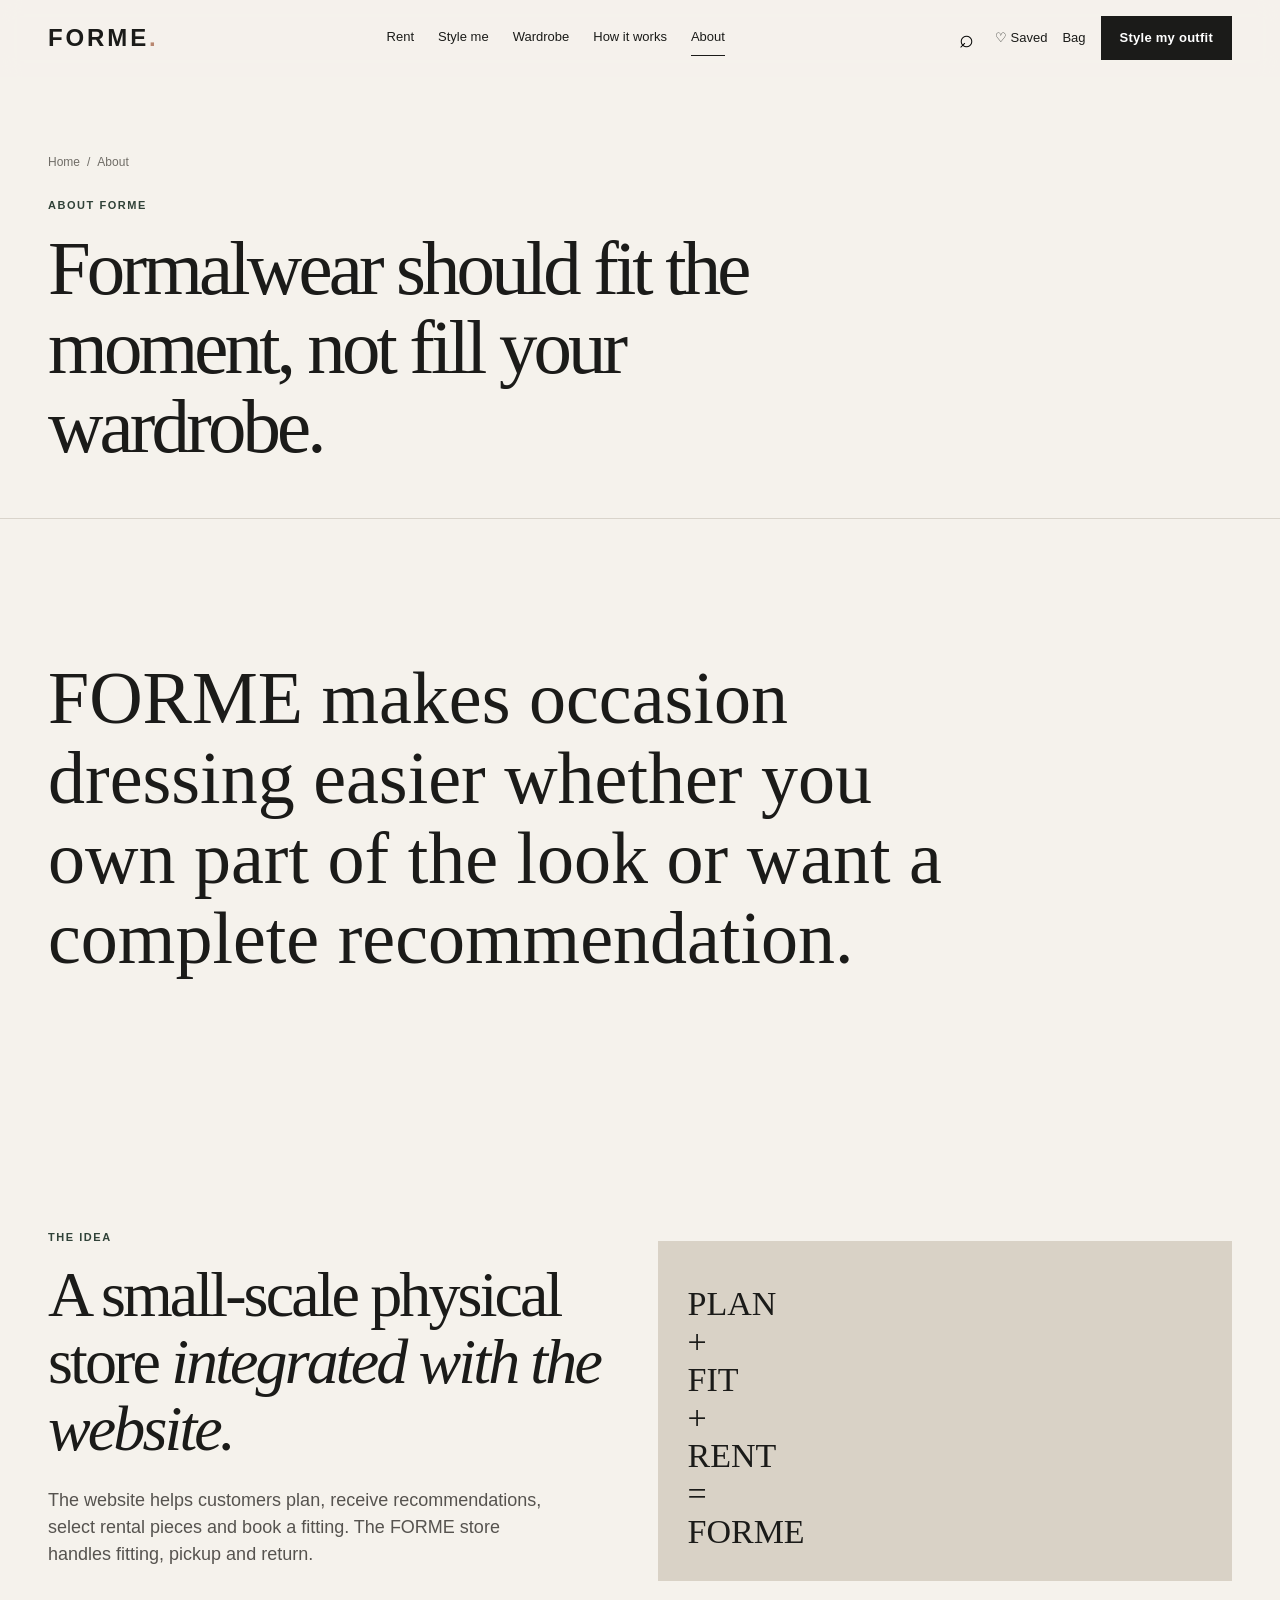
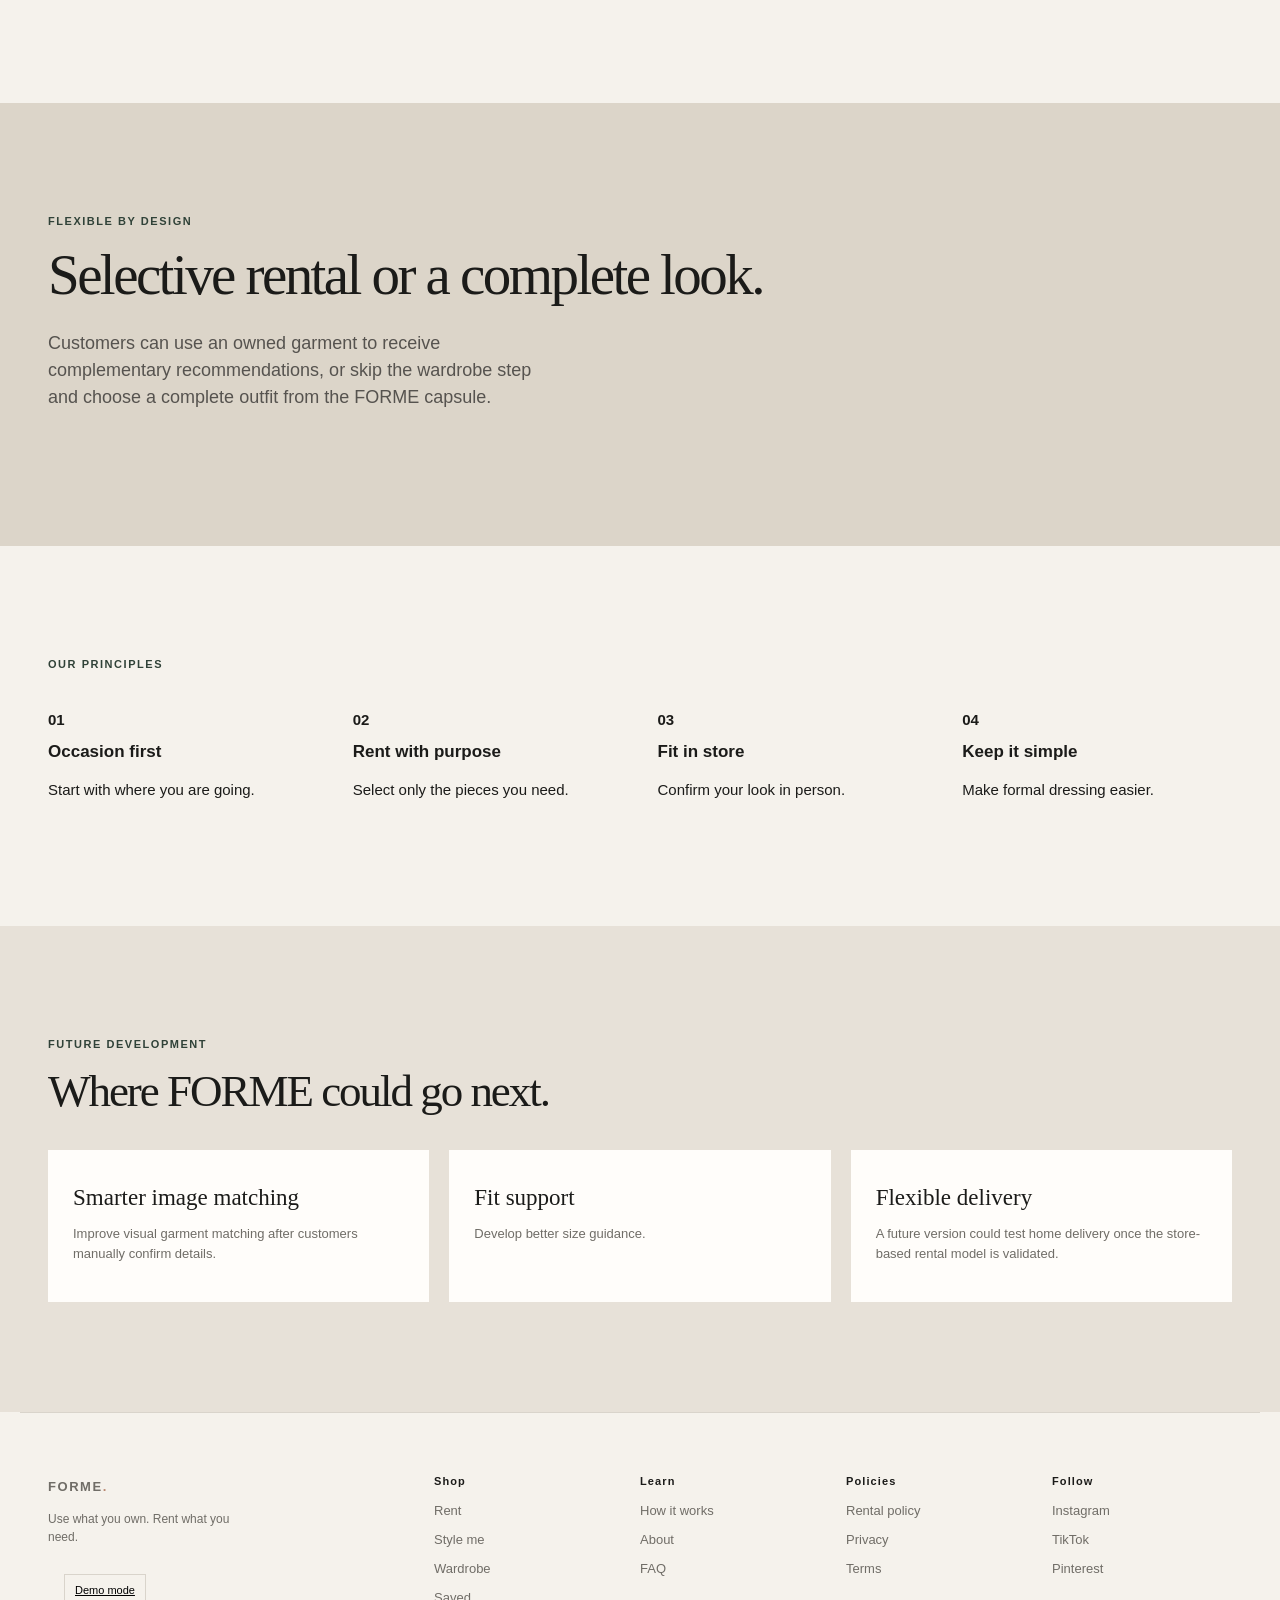
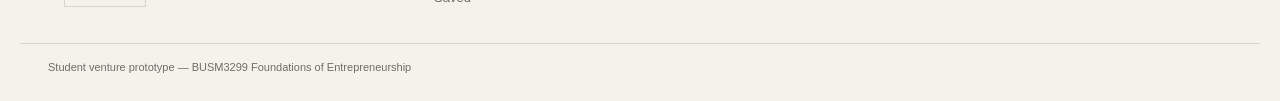
<file: about.html>
<!doctype html><html lang="en"><head><meta charset="utf-8"><meta name="viewport" content="width=device-width,initial-scale=1"><title>About FORME</title><link rel="stylesheet" href="css/styles.css"><link rel="stylesheet" href="css/pages.css"><link rel="stylesheet" href="css/responsive.css"></head><body data-page="about"><main><section class="page-hero"><div class="container"><div class="breadcrumbs"><a href="index.html">Home</a><span>/</span>About</div><p class="eyebrow">ABOUT FORME</p><h1>Formalwear should fit the moment, not fill your wardrobe.</h1></div></section><section class="section"><div class="container"><p class="about-statement">FORME makes occasion dressing easier whether you own part of the look or want a complete recommendation.</p></div></section><section class="section"><div class="container idea-grid"><div><p class="eyebrow">THE IDEA</p><h2>A small-scale physical store <em>integrated with the website.</em></h2><p class="lead">The website helps customers plan, receive recommendations, select rental pieces and book a fitting. The FORME store handles fitting, pickup and return.</p></div><div class="placeholder-block">PLAN<br>+<br>FIT<br>+<br>RENT<br>=<br>FORME</div></div></section><section class="section why"><div class="container"><p class="eyebrow">FLEXIBLE BY DESIGN</p><h2>Selective rental or a complete look.</h2><p class="lead">Customers can use an owned garment to receive complementary recommendations, or skip the wardrobe step and choose a complete outfit from the FORME capsule.</p></div></section><section class="section"><div class="container"><p class="eyebrow">OUR PRINCIPLES</p><div class="principles-grid"><article><b>01</b><h3>Occasion first</h3><p>Start with where you are going.</p></article><article><b>02</b><h3>Rent with purpose</h3><p>Select only the pieces you need.</p></article><article><b>03</b><h3>Fit in store</h3><p>Confirm your look in person.</p></article><article><b>04</b><h3>Keep it simple</h3><p>Make formal dressing easier.</p></article></div></div></section><section class="section future"><div class="container"><p class="eyebrow">FUTURE DEVELOPMENT</p><h2>Where FORME could go next.</h2><div class="future-grid"><article><h3>Smarter image matching</h3><p>Improve visual garment matching after customers manually confirm details.</p></article><article><h3>Fit support</h3><p>Develop better size guidance.</p></article><article><h3>Flexible delivery</h3><p>A future version could test home delivery once the store-based rental model is validated.</p></article></div></div></section></main><script src="js/data.js"></script><script src="js/common.js"></script></body></html>
</file>
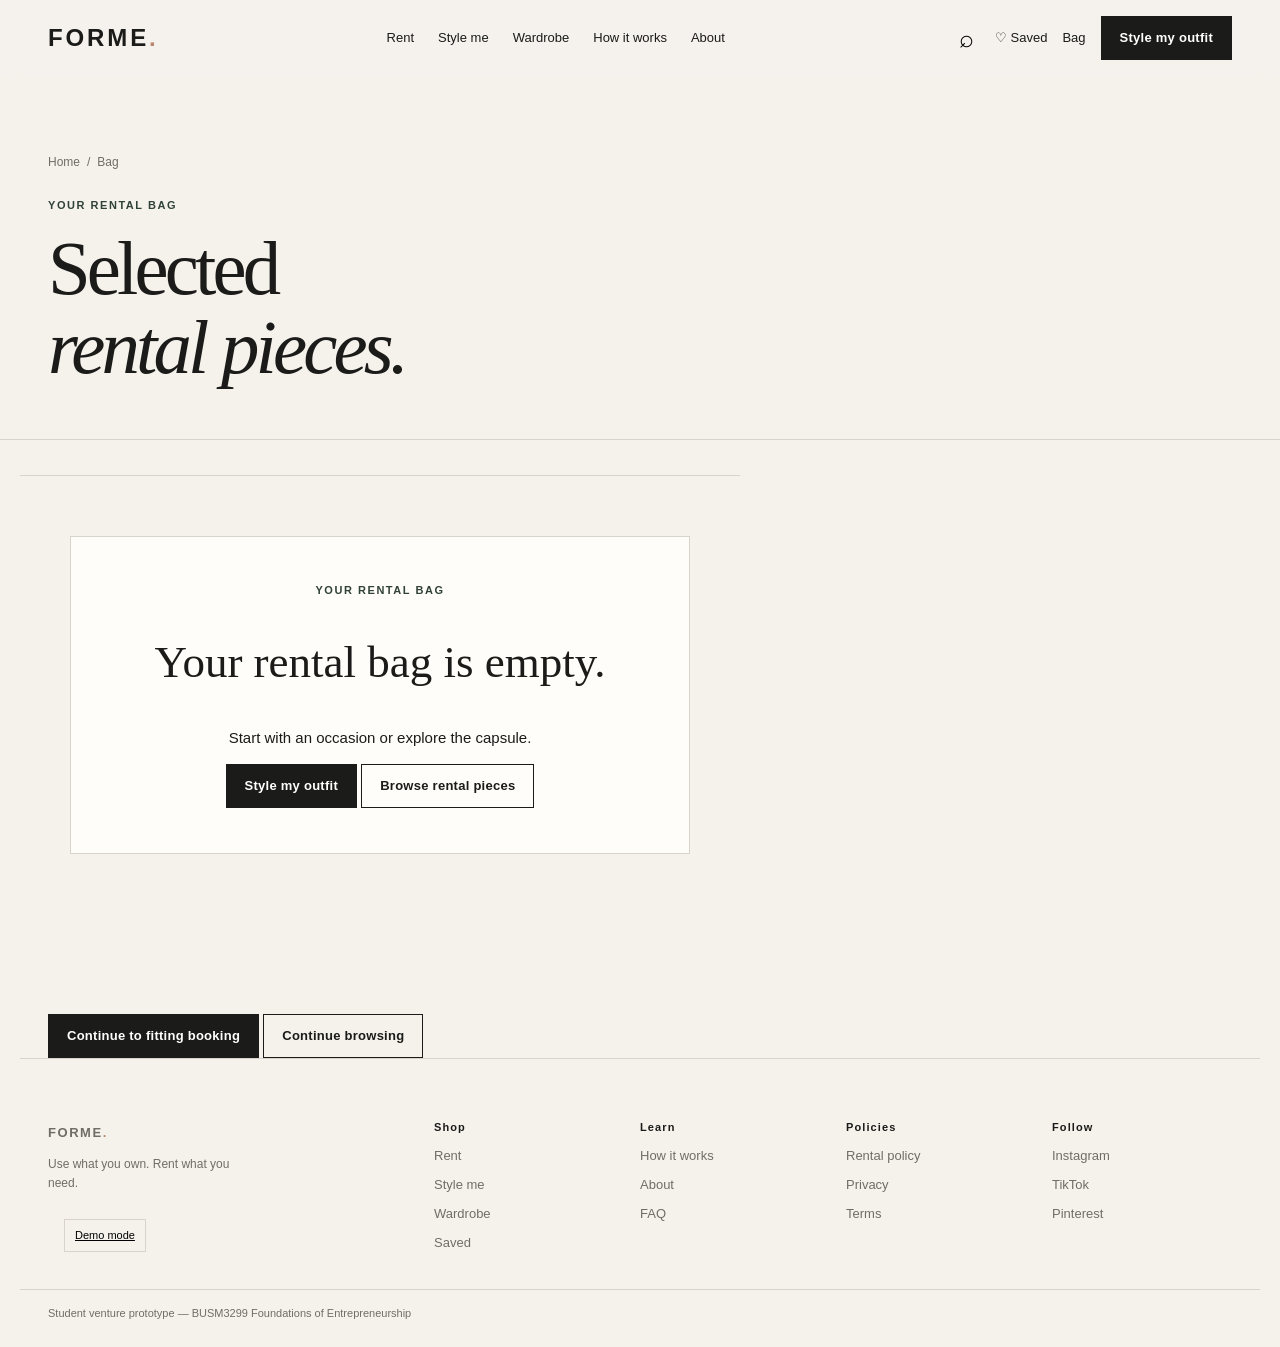
<file: bag.html>
<!doctype html><html lang="en"><head><meta charset="utf-8"><meta name="viewport" content="width=device-width,initial-scale=1"><title>Rental Bag — FORME</title><link rel="stylesheet" href="css/styles.css"><link rel="stylesheet" href="css/pages.css"><link rel="stylesheet" href="css/responsive.css"></head><body data-page="bag"><main><section class="page-hero"><div class="container"><div class="breadcrumbs"><a href="index.html">Home</a><span>/</span>Bag</div><p class="eyebrow">YOUR RENTAL BAG</p><h1>Selected<br><em>rental pieces.</em></h1></div></section><section class="container bag-layout"><div class="bag-items" id="bagItems"></div><aside id="bagSummary"><div class="summary-card">Loading your bag…</div></aside></section><div class="container"><a class="button dark" href="booking.html">Continue to fitting booking</a> <a class="button outline" href="rent.html">Continue browsing</a></div></main><script src="js/data.js"></script><script src="js/common.js"></script><script src="js/pages.js"></script></body></html>
</file>
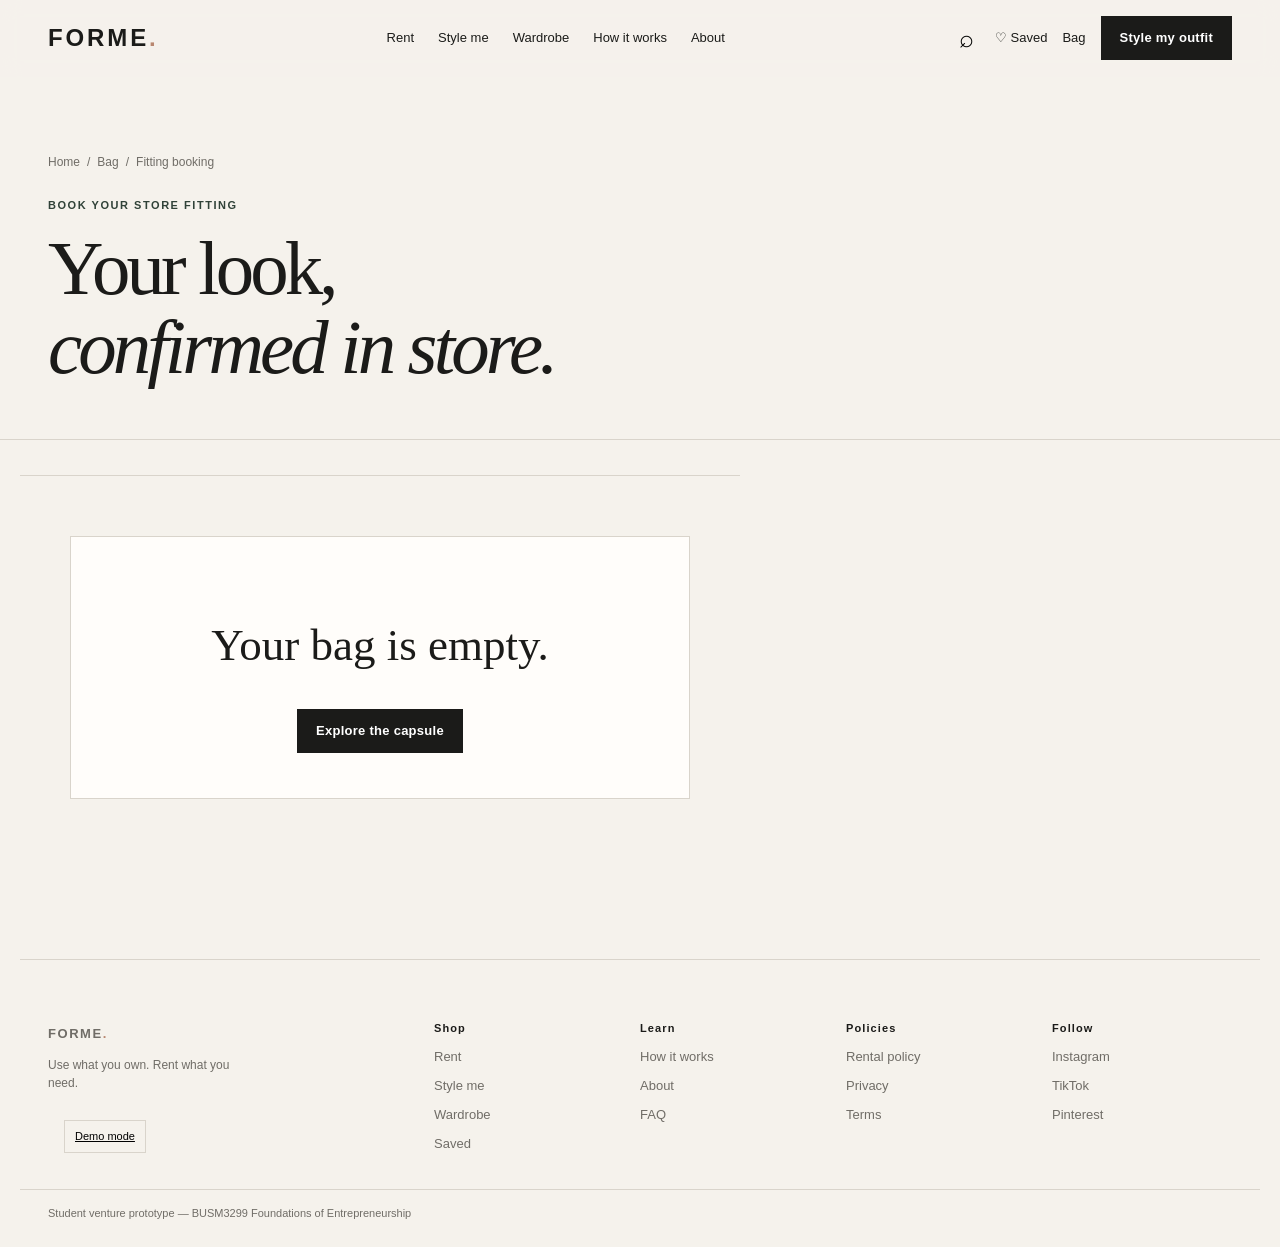
<file: booking.html>
<!doctype html><html lang="en"><head><meta charset="utf-8"><meta name="viewport" content="width=device-width,initial-scale=1"><title>Book a fitting — FORME</title><link rel="stylesheet" href="css/styles.css"><link rel="stylesheet" href="css/pages.css"><link rel="stylesheet" href="css/responsive.css"></head><body data-page="booking"><main><section class="page-hero"><div class="container"><div class="breadcrumbs"><a href="index.html">Home</a><span>/</span><a href="bag.html">Bag</a><span>/</span>Fitting booking</div><p class="eyebrow">BOOK YOUR STORE FITTING</p><h1>Your look,<br><em>confirmed in store.</em></h1></div></section><section class="container booking-layout"><div id="bookingContent" class="booking-content"><div class="progress"><span>Bag</span> → <span class="active">Fitting booking</span> → <span>Confirmed</span></div><div class="form-card"><h2>Event details</h2><div class="field-grid"><label>What are you dressing for?<select id="bookingOccasion"><option>Job Interview</option><option>Networking Event</option><option>Corporate Event</option><option>Graduation</option><option>Wedding</option><option>Formal Dinner</option><option>Other</option></select></label><label>Event date<input id="bookingDate" type="date"></label></div></div><div class="window-card"><p class="eyebrow">YOUR STORE RENTAL WINDOW</p><div id="bookingWindow">Choose an event date to see your store rental window.</div><small>Collect selected pieces at the FORME store after fitting, then return them there after your event.</small></div><div class="form-card"><h2>Fit confirmation</h2><div id="fitReview"></div><a href="faq.html" class="size-guide-link">Review size guide</a></div><div class="form-card"><h2>Book your fitting</h2><div class="field-grid"><label>Full name<input id="bookingName" autocomplete="name"></label><label>Email<input id="bookingEmail" type="email" autocomplete="email"></label><label>Phone<input id="bookingPhone" type="tel" autocomplete="tel"></label><label>Fitting date<input id="fittingDate" type="date"></label><label>Fitting time<select id="fittingTime"><option value="">Choose a time</option><option>10:00</option><option>11:00</option><option>14:00</option><option>15:00</option><option>16:00</option></select></label></div></div><p class="form-message" id="bookingMessage"></p><button id="confirmBooking" class="button dark">Confirm fitting reservation</button></div><aside id="bookingSummary"></aside></section></main><script src="js/data.js"></script><script src="js/common.js"></script><script src="js/pages.js"></script></body></html>
</file>
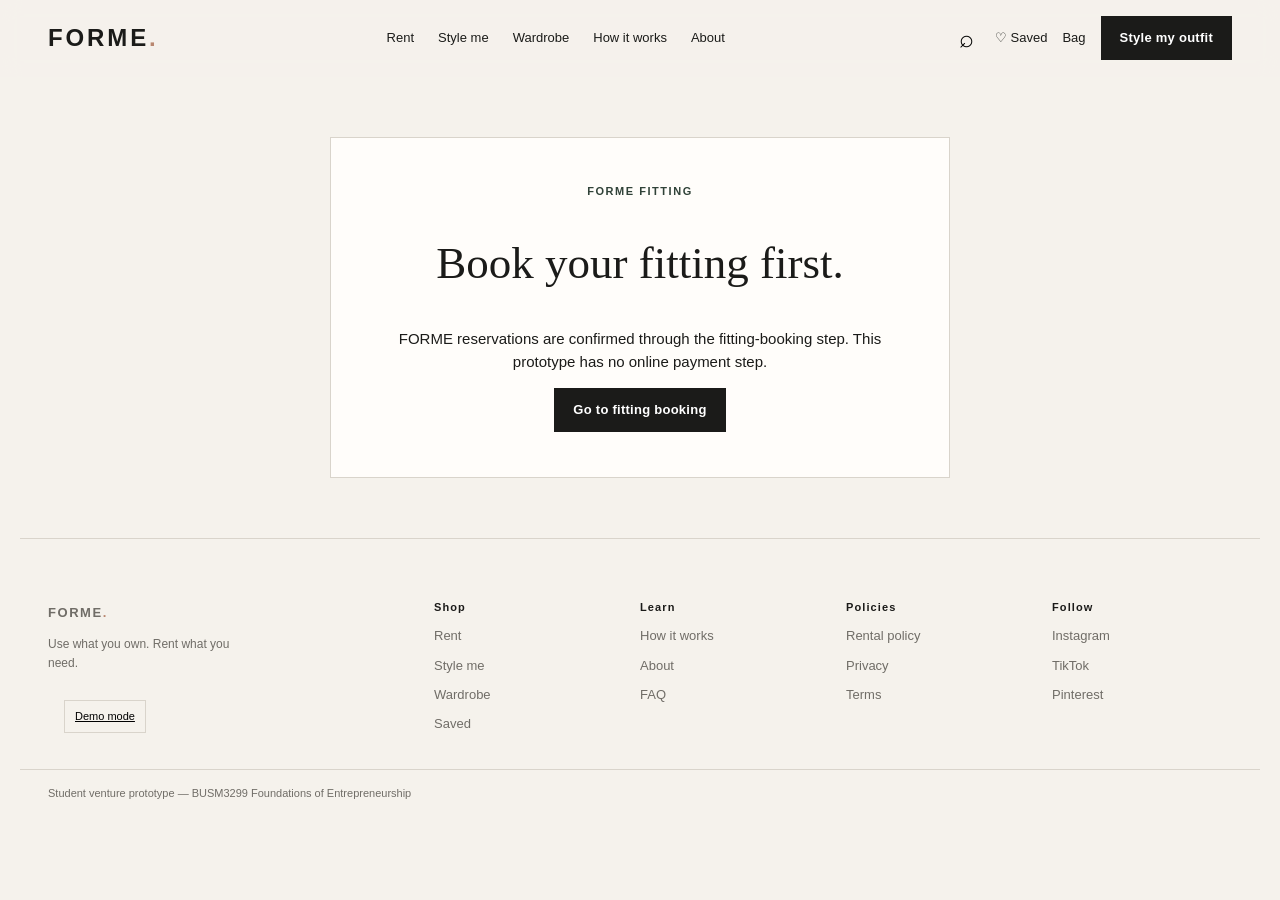
<file: checkout.html>
<!doctype html><html lang="en"><head><meta charset="utf-8"><meta name="viewport" content="width=device-width,initial-scale=1"><title>Fitting booking — FORME</title><link rel="stylesheet" href="css/styles.css"><link rel="stylesheet" href="css/pages.css"><link rel="stylesheet" href="css/responsive.css"></head><body data-page="checkout"><main class="container"><section class="state-card"><p class="eyebrow">FORME FITTING</p><h1>Book your fitting first.</h1><p>FORME reservations are confirmed through the fitting-booking step. This prototype has no online payment step.</p><a class="button dark" href="booking.html">Go to fitting booking</a></section></main><script src="js/data.js"></script><script src="js/common.js"></script></body></html>
</file>
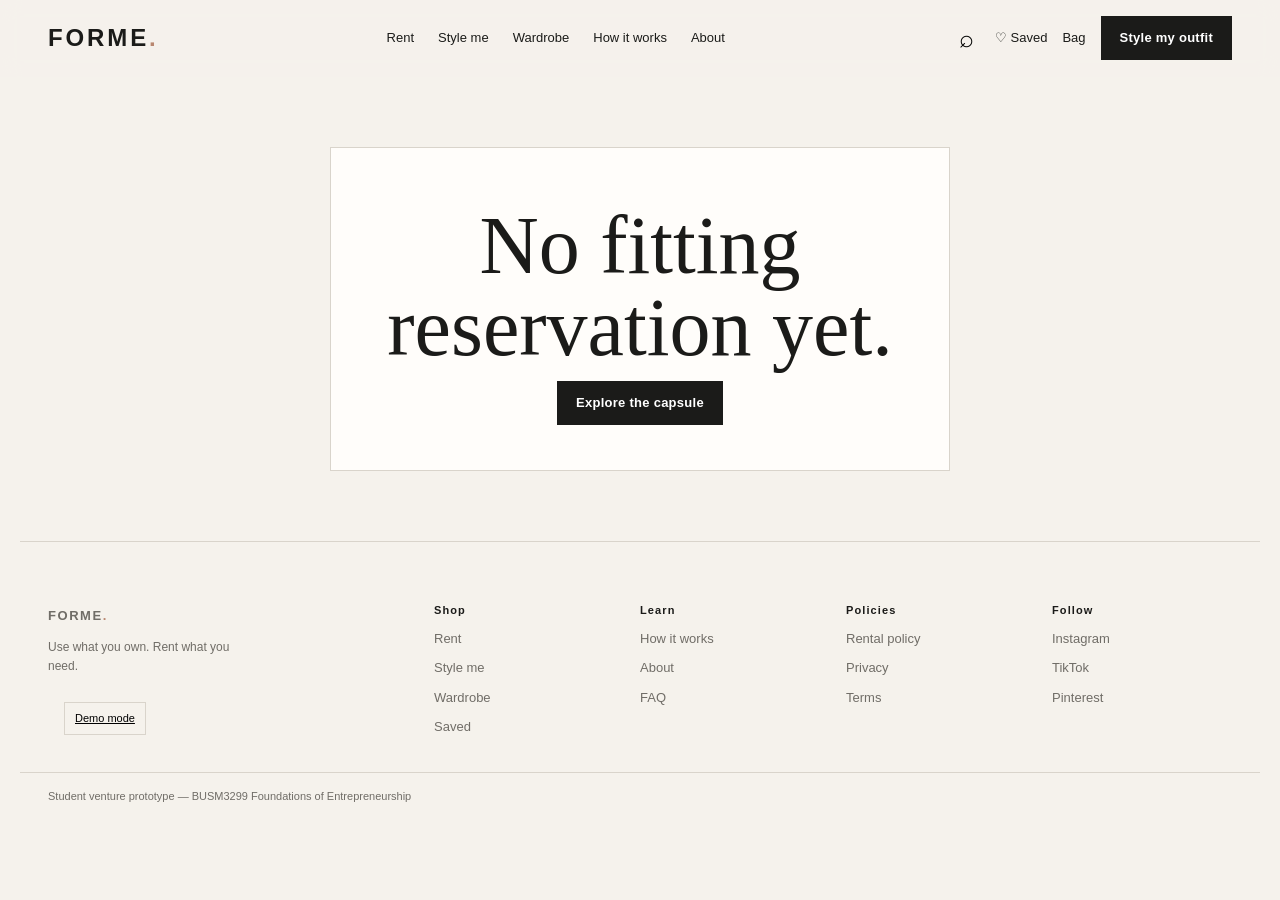
<file: confirmation.html>
<!doctype html><html lang="en"><head><meta charset="utf-8"><meta name="viewport" content="width=device-width,initial-scale=1"><title>You're FORME-ready — FORME</title><link rel="stylesheet" href="css/styles.css"><link rel="stylesheet" href="css/pages.css"><link rel="stylesheet" href="css/responsive.css"><link rel="stylesheet" href="css/confirmation.css"></head><body data-page="confirmation"><main class="container"><section id="confirmation" class="confirmation"></section></main><script src="js/data.js"></script><script src="js/common.js"></script><script src="js/pages.js"></script></body></html>
</file>
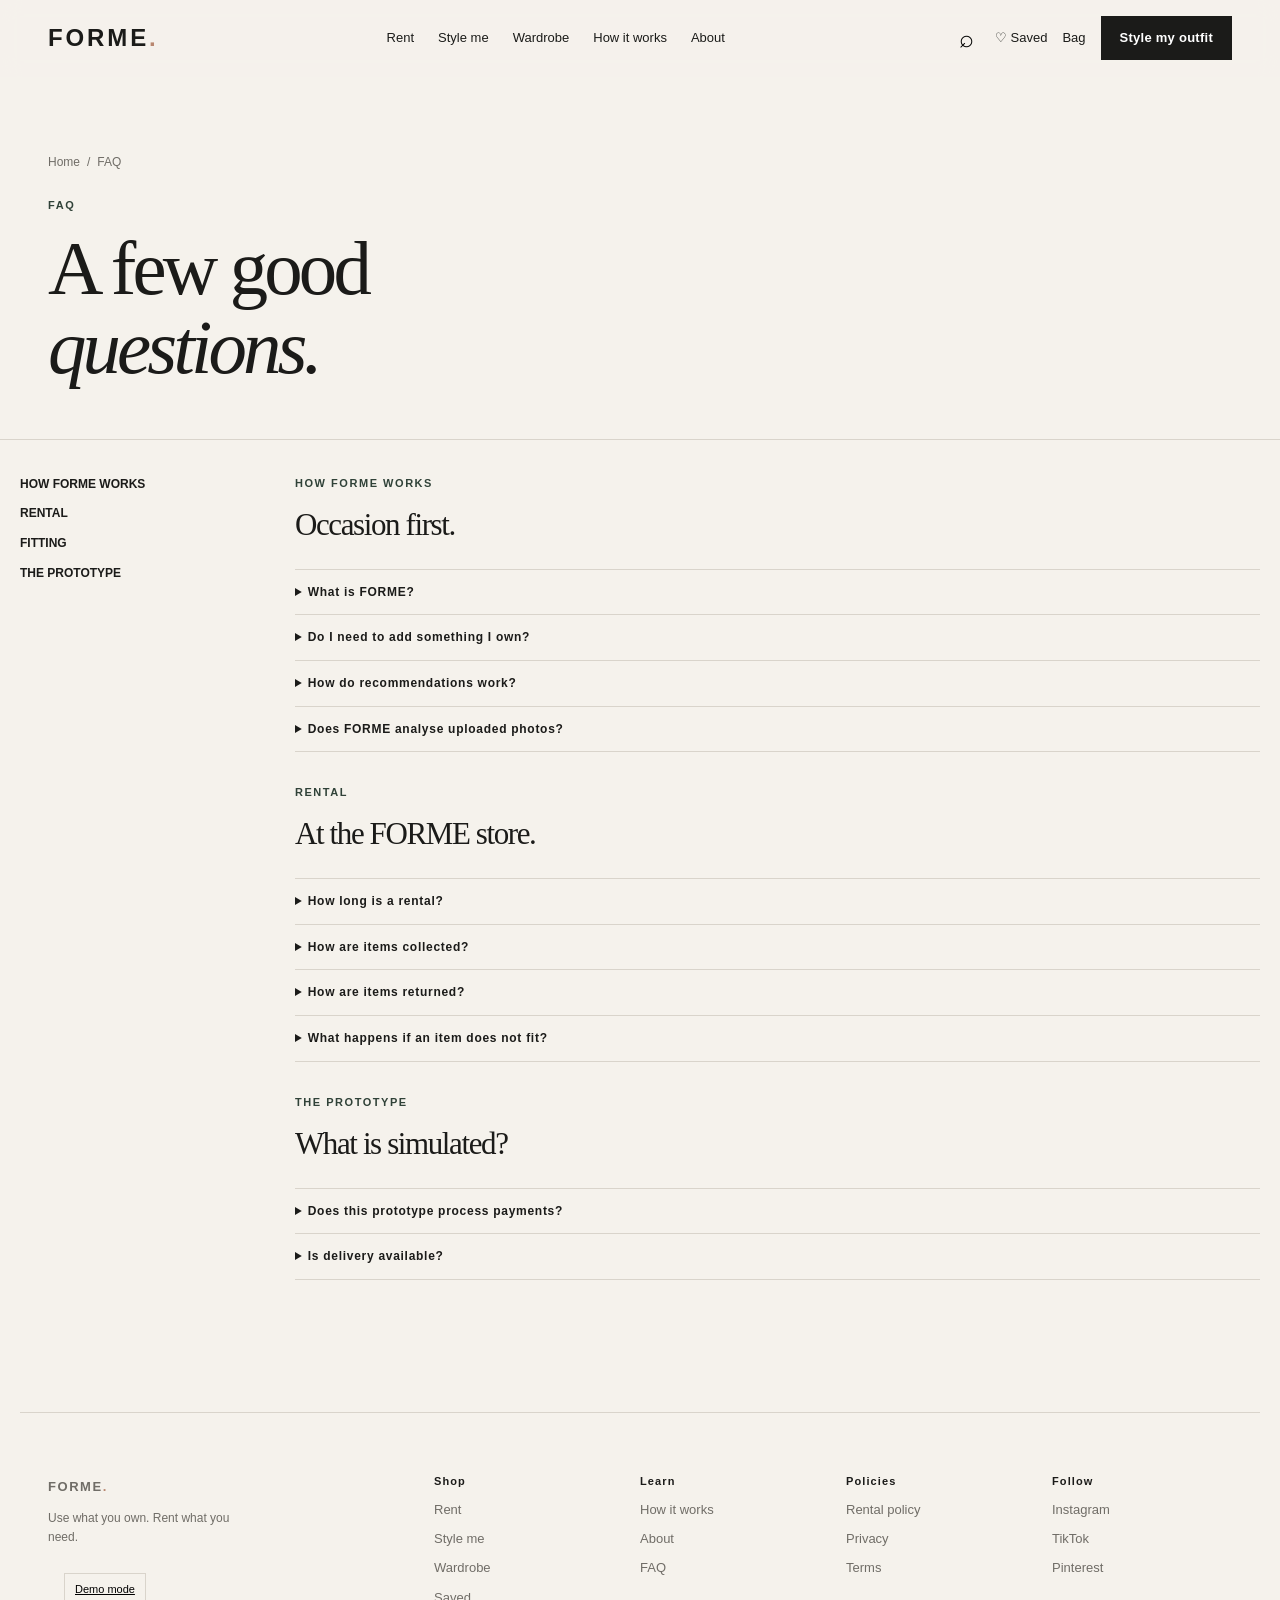
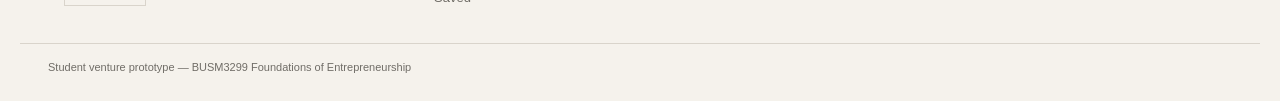
<file: faq.html>
<!doctype html><html lang="en"><head><meta charset="utf-8"><meta name="viewport" content="width=device-width,initial-scale=1"><title>FAQ — FORME</title><link rel="stylesheet" href="css/styles.css"><link rel="stylesheet" href="css/pages.css"><link rel="stylesheet" href="css/responsive.css"></head><body data-page="faq"><main><section class="page-hero"><div class="container"><div class="breadcrumbs"><a href="index.html">Home</a><span>/</span>FAQ</div><p class="eyebrow">FAQ</p><h1>A few good<br><em>questions.</em></h1></div></section><section class="container faq-page-grid"><aside><b>HOW FORME WORKS</b><b>RENTAL</b><b>FITTING</b><b>THE PROTOTYPE</b></aside><div><div class="faq-category"><p class="eyebrow">HOW FORME WORKS</p><h2>Occasion first.</h2><div class="detail-accordions"><details><summary>What is FORME?</summary><p>FORME is an occasion-first formalwear rental prototype: a small-scale physical store integrated with a supporting website.</p></details><details><summary>Do I need to add something I own?</summary><p>No. Adding an owned garment is optional. It can produce complementary recommendations, or you can skip it and request a complete outfit.</p></details><details><summary>How do recommendations work?</summary><p>They use predefined, rule-based styling logic based on occasion, collection, style direction and any manually confirmed owned garment.</p></details><details><summary>Does FORME analyse uploaded photos?</summary><p>Not in the current prototype. An uploaded image is a visual reference and garment details are manually confirmed.</p></details></div></div><div class="faq-category"><p class="eyebrow">RENTAL</p><h2>At the FORME store.</h2><div class="detail-accordions"><details><summary>How long is a rental?</summary><p>Prototype prices are displayed for three days.</p></details><details><summary>How are items collected?</summary><p>Customers book a fitting and collect selected rental items at the FORME store.</p></details><details><summary>How are items returned?</summary><p>Items are returned to the FORME store after the event.</p></details><details><summary>What happens if an item does not fit?</summary><p>The fitting visit is where customers confirm the selected pieces. This prototype also includes basic size guidance.</p></details></div></div><div class="faq-category"><p class="eyebrow">THE PROTOTYPE</p><h2>What is simulated?</h2><div class="detail-accordions"><details><summary>Does this prototype process payments?</summary><p>No. The prototype records a fitting and rental reservation only.</p></details><details><summary>Is delivery available?</summary><p>Not in the current MVP. Flexible delivery is a possible future development after the store-based model is validated.</p></details></div></div></div></section></main><script src="js/data.js"></script><script src="js/common.js"></script></body></html>
</file>
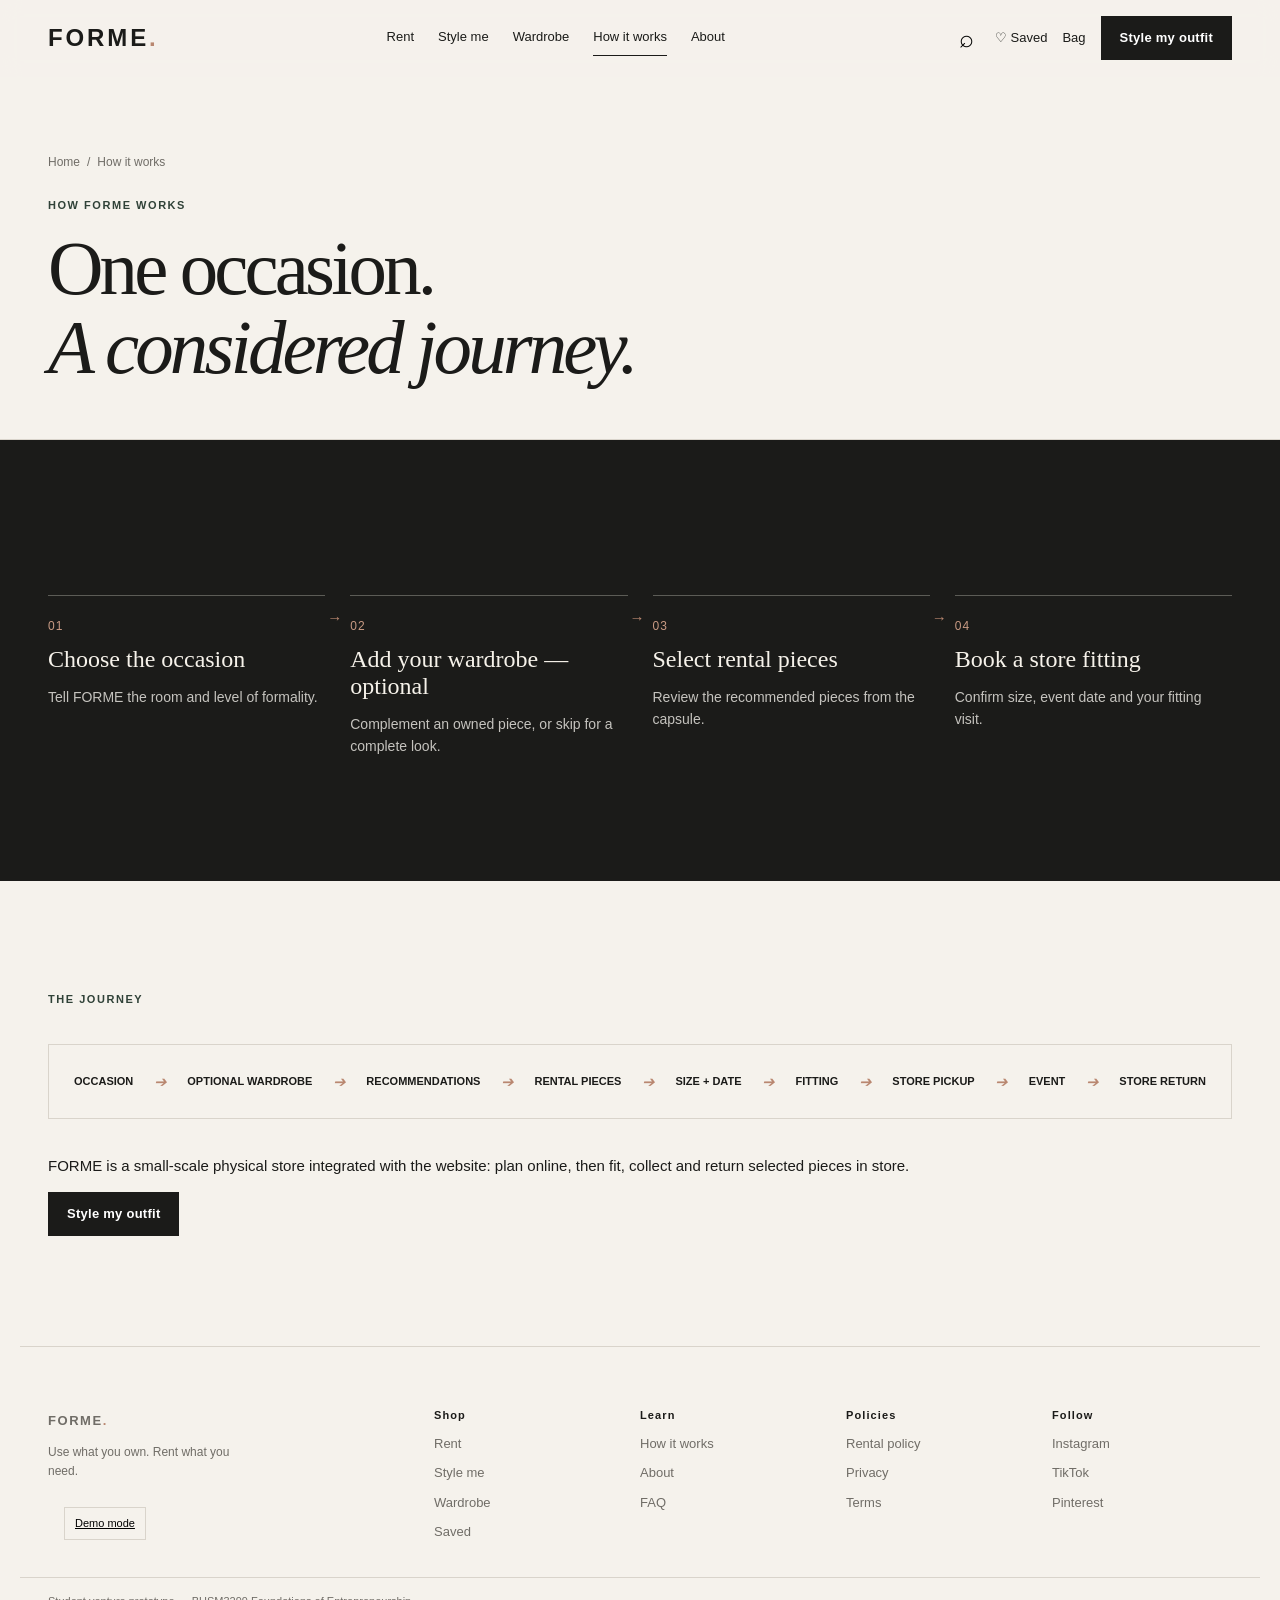
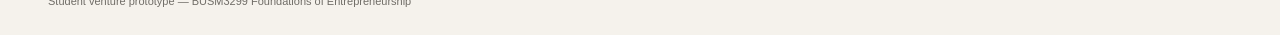
<file: how-it-works.html>
<!doctype html><html lang="en"><head><meta charset="utf-8"><meta name="viewport" content="width=device-width,initial-scale=1"><title>How it works — FORME</title><link rel="stylesheet" href="css/styles.css"><link rel="stylesheet" href="css/pages.css"><link rel="stylesheet" href="css/responsive.css"></head><body data-page="how"><main><section class="page-hero"><div class="container"><div class="breadcrumbs"><a href="index.html">Home</a><span>/</span>How it works</div><p class="eyebrow">HOW FORME WORKS</p><h1>One occasion.<br><em>A considered journey.</em></h1></div></section><section class="section how"><div class="container"><div class="steps"><article><span>01</span><h3>Choose the occasion</h3><p>Tell FORME the room and level of formality.</p></article><article><span>02</span><h3>Add your wardrobe — optional</h3><p>Complement an owned piece, or skip for a complete look.</p></article><article><span>03</span><h3>Select rental pieces</h3><p>Review the recommended pieces from the capsule.</p></article><article><span>04</span><h3>Book a store fitting</h3><p>Confirm size, event date and your fitting visit.</p></article></div></div></section><section class="section"><div class="container"><p class="eyebrow">THE JOURNEY</p><div class="journey"><b>OCCASION</b><i>➔</i><b>OPTIONAL WARDROBE</b><i>➔</i><b>RECOMMENDATIONS</b><i>➔</i><b>RENTAL PIECES</b><i>➔</i><b>SIZE + DATE</b><i>➔</i><b>FITTING</b><i>➔</i><b>STORE PICKUP</b><i>➔</i><b>EVENT</b><i>➔</i><b>STORE RETURN</b></div><p>FORME is a small-scale physical store integrated with the website: plan online, then fit, collect and return selected pieces in store.</p><a class="button dark" href="style.html">Style my outfit</a></div></section></main><script src="js/data.js"></script><script src="js/common.js"></script></body></html>
</file>
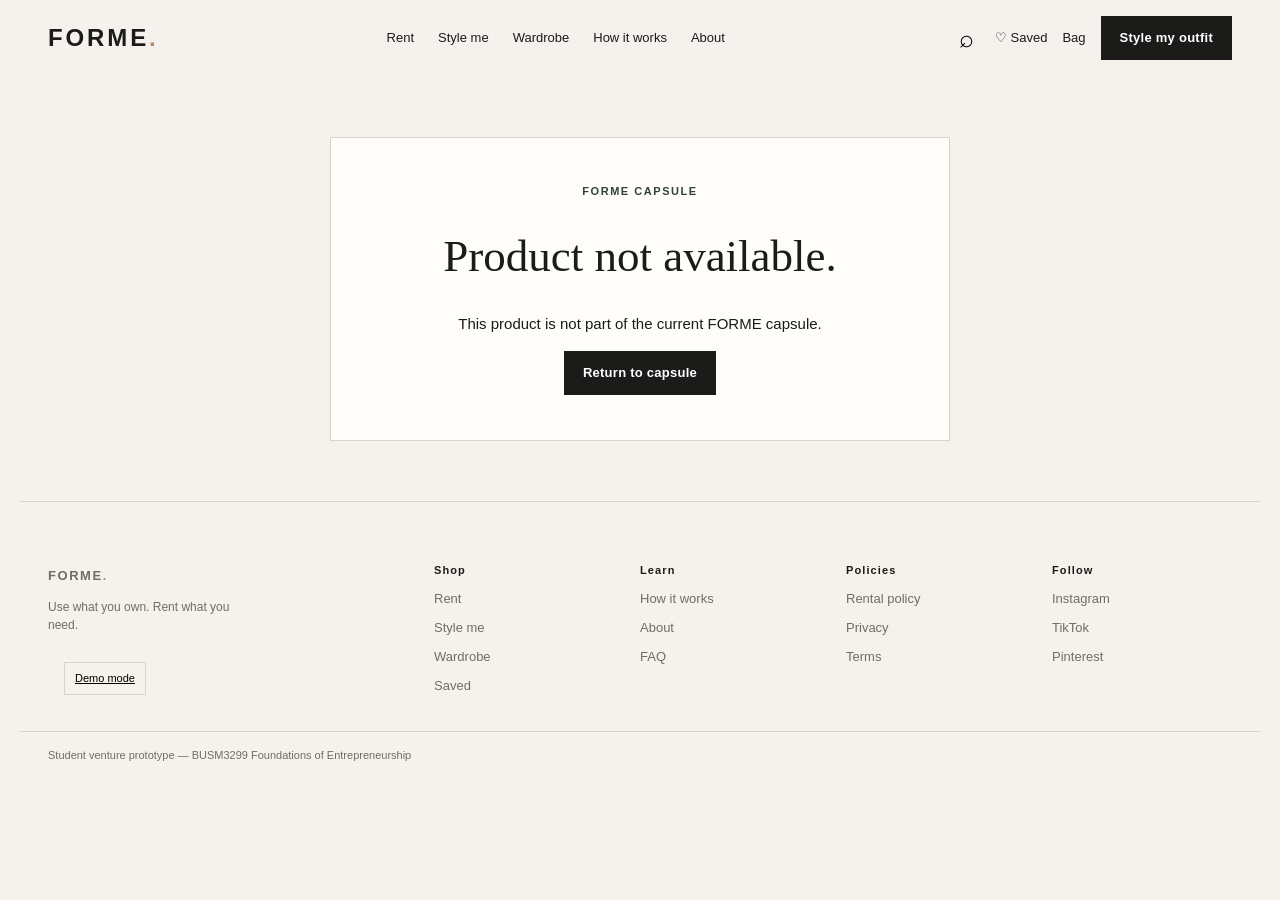
<file: product.html>
<!doctype html><html lang="en"><head><meta charset="utf-8"><meta name="viewport" content="width=device-width,initial-scale=1"><title>Product — FORME</title><link rel="stylesheet" href="css/styles.css"><link rel="stylesheet" href="css/pages.css"><link rel="stylesheet" href="css/responsive.css"></head><body data-page="product"><main class="container" id="productPage"></main><script src="js/data.js"></script><script src="js/common.js"></script><script src="js/product.js"></script></body></html>
</file>
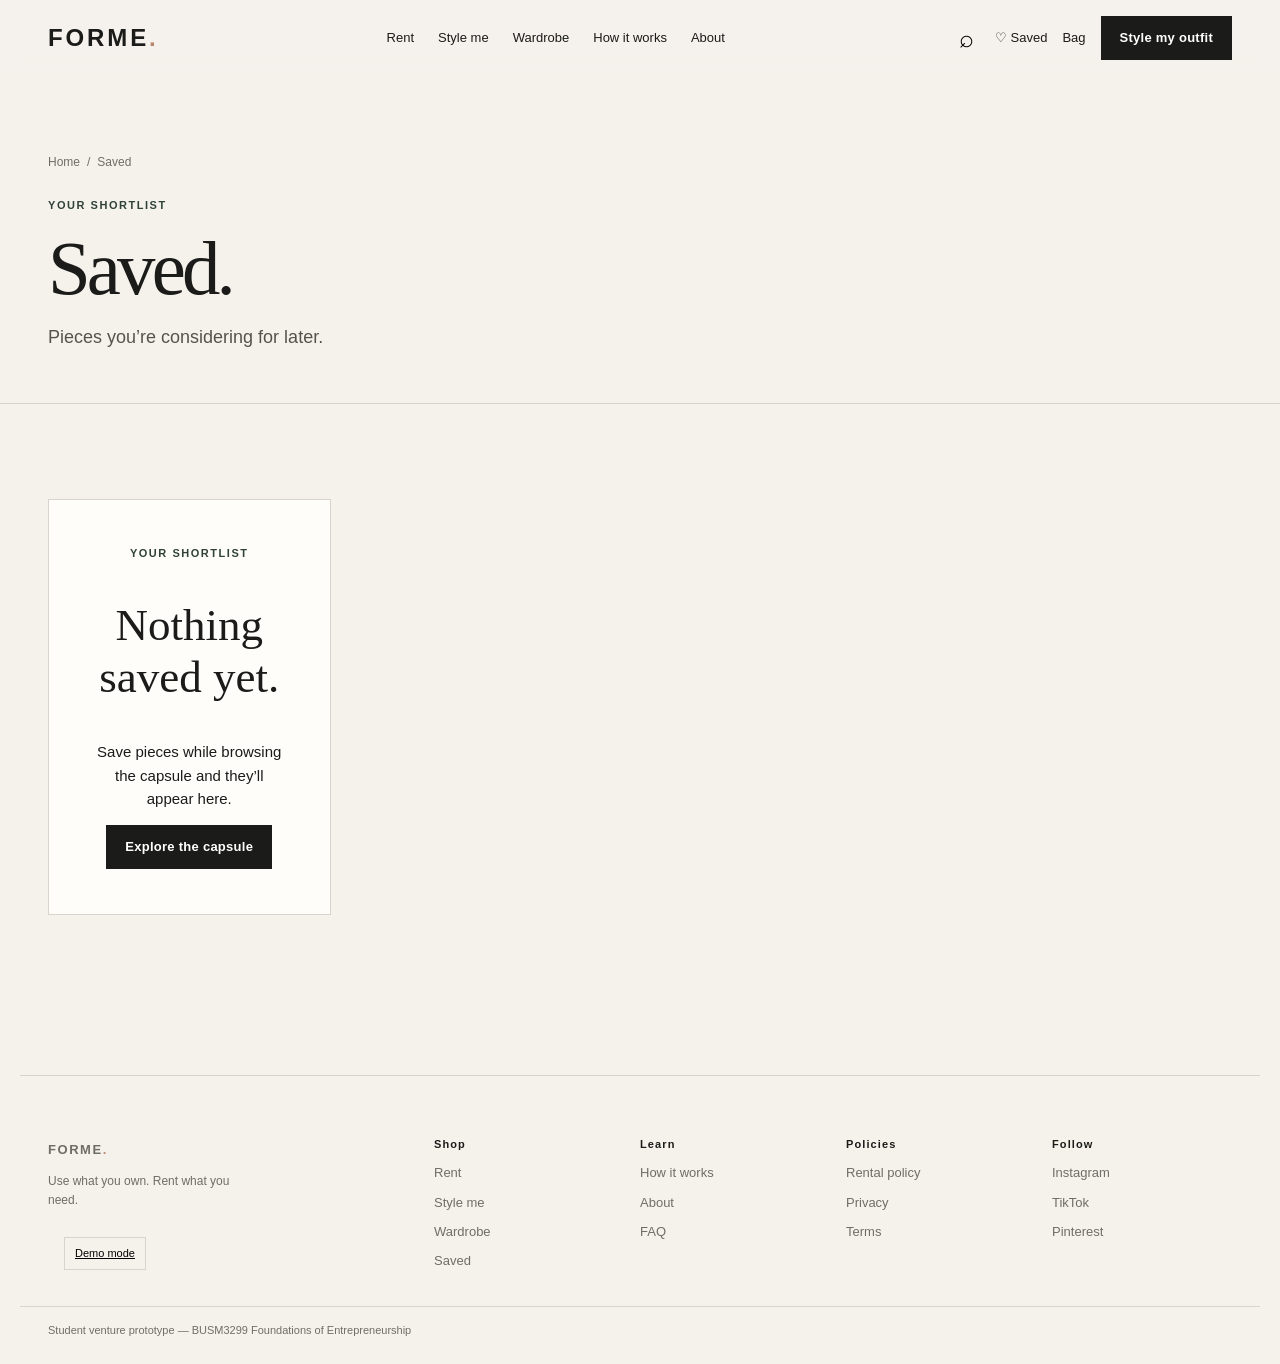
<file: saved.html>
<!doctype html><html lang="en"><head><meta charset="utf-8"><meta name="viewport" content="width=device-width,initial-scale=1"><title>Saved — FORME</title><link rel="stylesheet" href="css/styles.css"><link rel="stylesheet" href="css/pages.css"><link rel="stylesheet" href="css/responsive.css"></head><body data-page="saved"><main><section class="page-hero"><div class="container"><div class="breadcrumbs"><a href="index.html">Home</a><span>/</span>Saved</div><p class="eyebrow">YOUR SHORTLIST</p><h1>Saved.</h1><p class="lead">Pieces you’re considering for later.</p></div></section><section class="container"><div class="saved-grid" id="savedGrid"></div></section></main><script src="js/data.js"></script><script src="js/common.js"></script><script src="js/pages.js"></script></body></html>
</file>
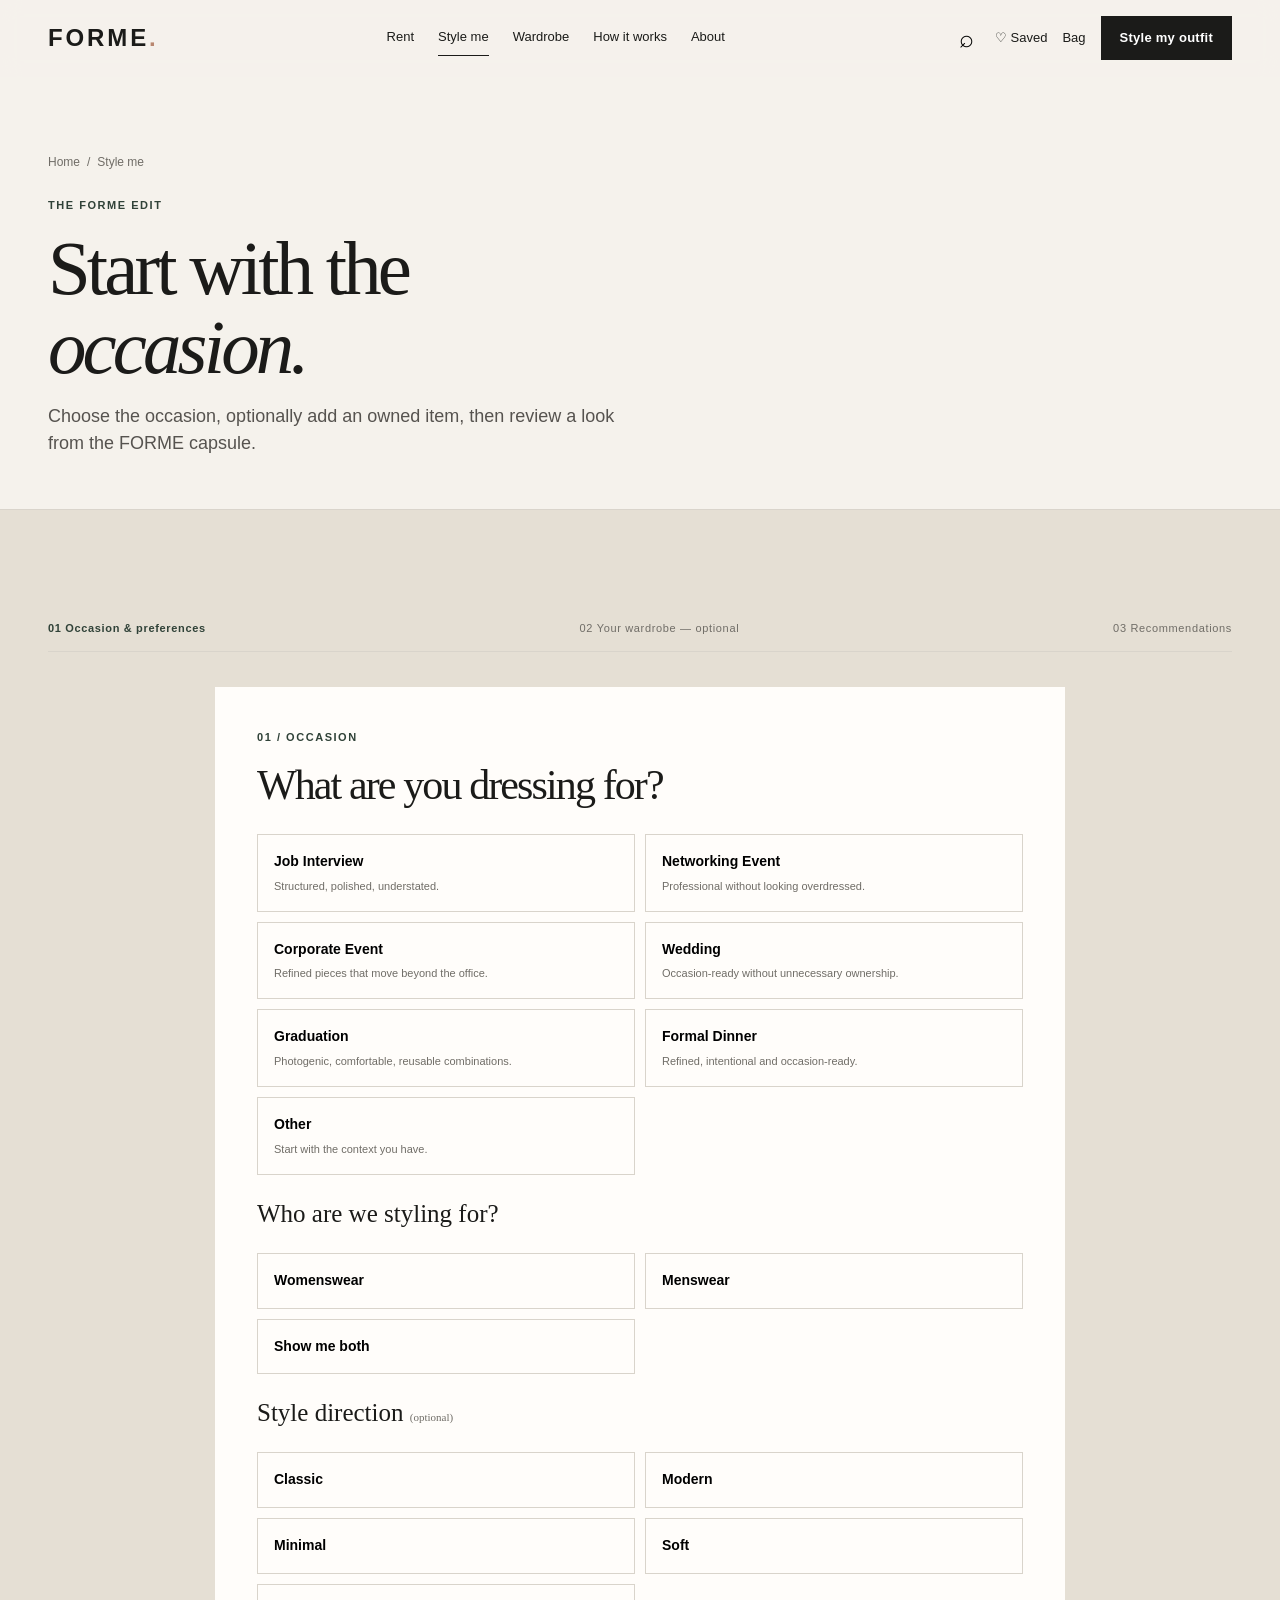
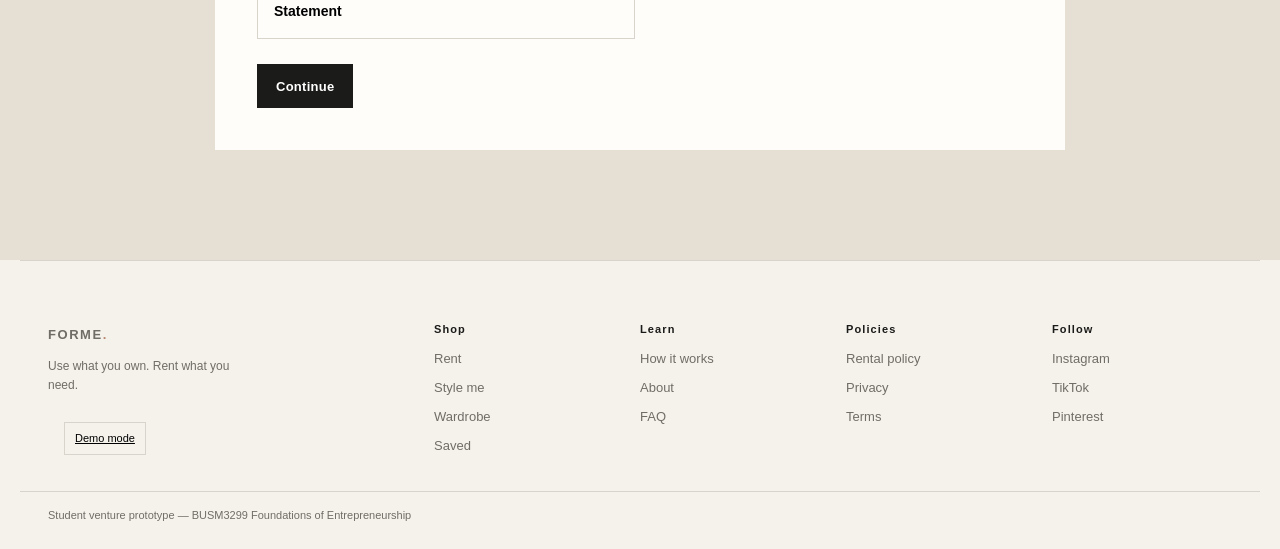
<file: style.html>
<!doctype html><html lang="en"><head><meta charset="utf-8"><meta name="viewport" content="width=device-width,initial-scale=1"><title>Style Me — FORME</title><link rel="stylesheet" href="css/styles.css"><link rel="stylesheet" href="css/pages.css"><link rel="stylesheet" href="css/style-page.css"><link rel="stylesheet" href="css/responsive.css"></head><body data-page="style"><main><section class="page-hero"><div class="container"><div class="breadcrumbs"><a href="index.html">Home</a> <span>/</span> Style me</div><p class="eyebrow">THE FORME EDIT</p><h1>Start with the<br><em>occasion.</em></h1><p class="lead">Choose the occasion, optionally add an owned item, then review a look from the FORME capsule.</p></div></section><section class="section style-page"><div class="container" id="styleExperience"></div></section><section class="container state-card" id="styleChoice" hidden><p class="eyebrow">YOUR LOOK IS IN THE BAG</p><h2>Your selected rental pieces are ready for size, date and fitting booking.</h2><a class="button dark" href="bag.html">Continue to bag</a> <a class="button outline" href="rent.html">Keep browsing</a></section></main><script src="js/data.js"></script><script src="js/recommendation-engine.js"></script><script src="js/common.js"></script><script src="js/style.js"></script></body></html>
</file>
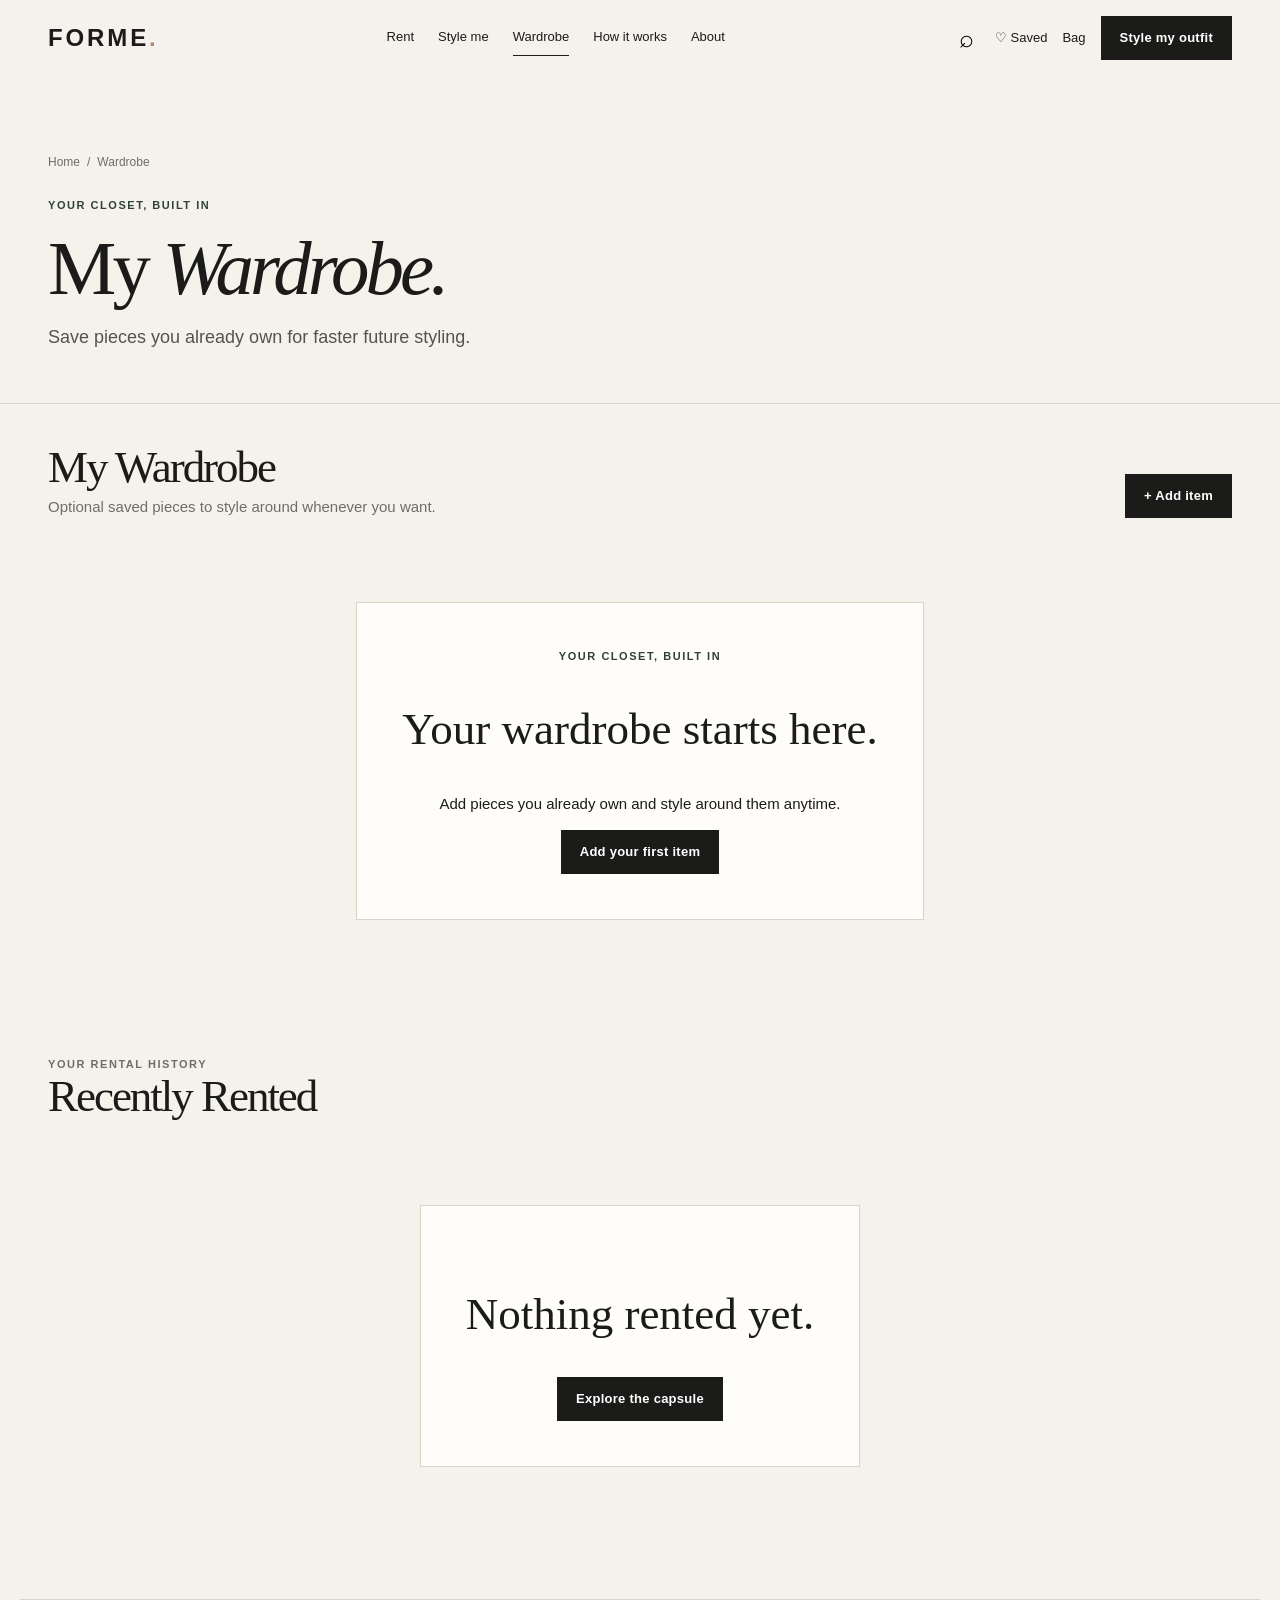
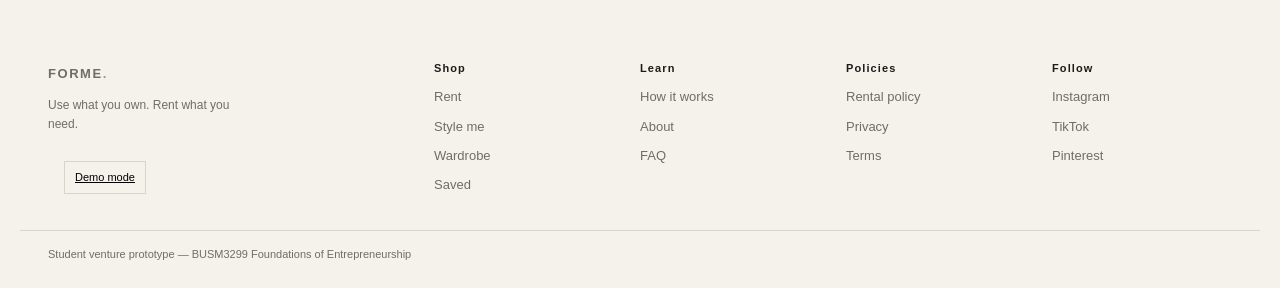
<file: wardrobe.html>
<!doctype html><html lang="en"><head><meta charset="utf-8"><meta name="viewport" content="width=device-width,initial-scale=1"><title>My Wardrobe — FORME</title><link rel="stylesheet" href="css/styles.css"><link rel="stylesheet" href="css/pages.css"><link rel="stylesheet" href="css/style-page.css"><link rel="stylesheet" href="css/responsive.css"></head><body data-page="wardrobe"><main><section class="page-hero"><div class="container"><div class="breadcrumbs"><a href="index.html">Home</a><span>/</span>Wardrobe</div><p class="eyebrow">YOUR CLOSET, BUILT IN</p><h1>My <em>Wardrobe.</em></h1><p class="lead">Save pieces you already own for faster future styling.</p></div></section><section class="container wardrobe-page"><div class="wardrobe-heading"><div><h2>My Wardrobe</h2><p>Optional saved pieces to style around whenever you want.</p></div><button id="openWardrobeModal" class="button dark">+ Add item</button></div><div id="wardrobeGrid" class="wardrobe-grid"></div><div class="wardrobe-heading rented-heading"><div><p class="eyebrow">YOUR RENTAL HISTORY</p><h2>Recently Rented</h2></div></div><div id="rentalHistoryGrid" class="wardrobe-grid history-grid"></div></section></main><div class="wardrobe-modal" id="wardrobeModal" aria-hidden="true"><div class="wardrobe-modal-panel"><button class="close-wardrobe" aria-label="Close">×</button><p class="eyebrow">ADD TO MY WARDROBE</p><h2>Your owned piece.</h2><div class="wardrobe-upload"><input id="wardrobeImage" accept=".jpg,.jpeg,.png,.webp" type="file"><label for="wardrobeImage" class="wardrobe-image-frame" id="wardrobeImageLabel"><span>+<br><small>Add photo</small></span></label></div><form id="wardrobeForm"><label class="form-label">Item type<select id="wardrobeType"><option value="">Choose type</option><option>Blazer</option><option>Shirt</option><option>Blouse</option><option>Trousers</option><option>Skirt</option><option>Dress</option><option>Jacket</option><option>Shoes</option><option>Bag</option><option>Other</option></select></label><label class="form-label">Colour<select id="wardrobeColor"><option value="">Choose colour</option><option>Black</option><option>White</option><option>Navy</option><option>Grey</option><option>Beige</option><option>Brown</option><option>Blue</option><option>Cream</option><option>Green</option><option>Red</option><option>Other</option></select></label><label class="form-label">Item name <input id="wardrobeName" placeholder="My black interview trousers"></label><p class="form-message" id="wardrobeError"></p><button class="button dark full">Add to wardrobe</button></form></div></div><script src="js/data.js"></script><script src="js/common.js"></script><script src="js/wardrobe.js"></script></body></html>
</file>
<file: css/styles.css>
:root{--bg:#f5f2ec;--paper:#fffdfa;--ink:#1b1b19;--muted:#706d67;--line:#d9d4cb;--accent:#304238;--clay:#b98770;--serif:'Playfair Display',Georgia,serif;--sans:'DM Sans',Arial,sans-serif;--radius:3px}*{box-sizing:border-box}html{scroll-behavior:smooth}body{margin:0;background:var(--bg);color:var(--ink);font-family:var(--sans);font-size:15px;line-height:1.55}button,input,select{font:inherit}button{cursor:pointer}button:focus-visible,a:focus-visible,input:focus-visible,select:focus-visible{outline:2px solid var(--accent);outline-offset:3px}.container{max-width:1240px;margin:auto;padding:0 28px}.site-header{position:sticky;top:0;z-index:20;background:rgba(245,242,236,.93);border-bottom:1px solid transparent;backdrop-filter:blur(10px)}.site-header.scrolled{border-color:var(--line)}.nav{height:76px;display:flex;align-items:center;justify-content:space-between;gap:25px}.logo{font-size:24px;font-weight:700;letter-spacing:.12em;color:var(--ink);text-decoration:none}.logo span{color:var(--clay)}.nav-links{display:flex;gap:24px}.nav-links a,.text-button{font-size:13px;color:var(--ink);text-decoration:none;background:none;border:0;padding:7px 0}.nav-actions{display:flex;align-items:center;gap:15px}.text-button b{font-weight:500;color:var(--muted);margin-left:2px}.menu-toggle{display:none;background:none;border:0}.button{border:1px solid var(--ink);min-height:44px;padding:11px 18px;background:transparent;color:var(--ink);text-decoration:none;display:inline-flex;align-items:center;justify-content:center;gap:15px;font-size:13px;font-weight:600;letter-spacing:.02em;transition:.2s}.button:hover{transform:translateY(-2px)}.button.dark{background:var(--ink);color:#fff}.button.dark:hover{background:var(--accent)}.button.outline:hover{background:#e8e3da}.full{width:100%}.hero{padding:70px 0 75px;border-bottom:1px solid var(--line)}.hero-grid{display:grid;grid-template-columns:1.03fr .97fr;gap:70px;align-items:center}.eyebrow{font-size:11px;letter-spacing:.14em;font-weight:700;color:var(--accent);margin:0 0 15px}.hero h1,h2{font:500 clamp(38px,5vw,70px)/1.05 var(--serif);letter-spacing:-.045em;margin:0}h1 em,h2 em{font-weight:500}h3{font-size:17px;line-height:1.25;margin:10px 0}.lead{font-size:18px;max-width:500px;color:#56534f;margin:25px 0}.button-row{display:flex;gap:10px;flex-wrap:wrap}.trust{font-size:11px;color:var(--muted);margin-top:29px}.trust i{padding:0 7px;color:var(--clay)}.hero-visual{position:relative}.hero-visual img{width:100%;min-height:485px;object-fit:cover;background:#d9d3c8}.hero-note{position:absolute;bottom:-21px;left:-36px;background:var(--paper);padding:18px 22px;border:1px solid var(--line);font-size:13px;line-height:1.45}.hero-note span,.badge{font-size:10px;letter-spacing:.1em;font-weight:700;color:var(--accent)}.hero-note b{font-size:18px;padding:0 6px}.section{padding:110px 0}.section-heading{display:flex;justify-content:space-between;align-items:end;margin-bottom:45px}.occasion-grid{display:grid;grid-template-columns:repeat(5,1fr);border-top:1px solid var(--line);border-left:1px solid var(--line)}.occasion-card{background:transparent;border:0;border-right:1px solid var(--line);border-bottom:1px solid var(--line);padding:25px 18px;min-height:178px;text-align:left;transition:.2s}.occasion-card:hover{background:var(--accent);color:white}.occasion-card b{font-size:12px;letter-spacing:.08em}.occasion-card p{font-size:13px;color:var(--muted);margin-top:26px}.occasion-card:hover p{color:#dfe4df}.how{background:var(--ink);color:#f6f2ea}.how .eyebrow{color:#c9d4c8}.steps{display:grid;grid-template-columns:repeat(4,1fr);gap:25px;margin-top:45px}.steps article{border-top:1px solid #5c5c56;padding-top:17px;position:relative}.steps article:not(:last-child):after{content:'→';position:absolute;right:-17px;top:10px;color:#b98770}.steps span,.value-grid b{color:#c99b84;font-size:12px;letter-spacing:.1em}.steps h3{font:500 24px var(--serif)}.steps p{color:#c5c3be;font-size:14px}.style-section{background:#e5dfd4;padding:100px 0}.style-wrap{display:grid;grid-template-columns:.8fr 1.2fr;gap:70px}.style-wrap aside h2{font-size:52px}.style-wrap aside>p:not(.eyebrow){color:var(--muted);max-width:280px}.own-rent{display:flex;gap:8px;align-items:center;flex-wrap:wrap;font-size:11px;margin:35px 0 15px}.own-rent span{padding:5px 7px;background:#fff;border:1px solid var(--line);font-weight:700;letter-spacing:.07em}.own-rent strong{font-size:10px;letter-spacing:.05em}.fine,small{font-size:11px;color:var(--muted)}.style-flow{background:var(--paper);padding:36px;min-height:430px}.flow-step{animation:fade .3s ease}.flow-progress{display:flex;gap:6px;margin-bottom:30px}.flow-progress i{height:2px;flex:1;background:var(--line)}.flow-progress i.active{background:var(--accent)}.flow-step h3{font:500 32px var(--serif);margin:0 0 8px}.choice-grid{display:grid;grid-template-columns:repeat(2,1fr);gap:10px;margin:25px 0}.choice{border:1px solid var(--line);padding:16px;background:transparent;text-align:left;transition:.15s}.choice:hover,.choice.selected{border-color:var(--accent);background:#edf0eb}.choice strong{display:block;font-size:14px}.choice small{display:block;margin-top:5px}.form-label{font-size:12px;font-weight:700;display:block;margin:18px 0 7px}.upload-zone{border:1px dashed #aaa49b;padding:28px;text-align:center;background:#faf8f4}.upload-zone input{display:none}.upload-zone label{display:inline-block;text-decoration:underline;cursor:pointer}.upload-preview{display:flex;gap:15px;align-items:center;margin:15px 0;background:#f0ede7;padding:10px}.upload-preview img{height:56px;width:56px;object-fit:cover}.upload-preview button{border:0;background:none;text-decoration:underline;font-size:12px}.form-row{display:grid;grid-template-columns:repeat(3,1fr);gap:10px}.form-row select,.checkout-content input,.checkout-content textarea{width:100%;padding:11px;border:1px solid var(--line);background:#fff}.form-message{font-size:12px;color:#9b3e38;min-height:20px;margin:8px 0}.hidden{display:none!important}.results-section{background:var(--paper)}.results-heading{margin-bottom:35px}.results-heading h2{font-size:54px}.results-heading p:last-child{color:var(--muted)}.look-grid{display:grid;grid-template-columns:repeat(3,1fr);gap:18px}.look{border:1px solid var(--line);padding:22px;display:flex;flex-direction:column}.look h3{font-size:13px;letter-spacing:.08em}.look-keep{background:#f0eee9;padding:12px;margin:12px 0}.look-item{border-top:1px solid var(--line);padding:11px 0;display:flex;justify-content:space-between;gap:10px}.look-item p,.look-keep p{margin:3px 0 0;font-size:12px;color:var(--muted)}.look .explanation{font-size:13px;color:#5e5b56;min-height:60px}.look-bottom{margin-top:auto}.price{font-size:13px;font-weight:700}.feedback{margin:50px auto 0;max-width:600px;border-top:1px solid var(--line);padding-top:20px;font-size:13px}.feedback button{border:1px solid var(--line);background:transparent;margin:6px 3px 0 0;padding:5px 8px;font-size:11px}.split-heading{display:flex;justify-content:space-between;align-items:end;margin-bottom:35px}.split-heading h2{font-size:54px}.split-heading>p{color:var(--muted);max-width:380px}.inventory-controls{display:grid;grid-template-columns:2fr repeat(4,1fr);gap:8px;border-top:1px solid var(--line);padding-top:18px}.inventory-controls input,.inventory-controls select{padding:11px;border:1px solid var(--line);background:var(--paper);min-width:0}.filter-pills{display:flex;gap:6px;flex-wrap:wrap;margin:14px 0 25px}.filter-pills button{border:1px solid var(--line);background:transparent;padding:7px 11px;font-size:11px}.filter-pills button.active{background:var(--ink);color:white}.product-grid{display:grid;grid-template-columns:repeat(4,1fr);gap:18px}.product-card{position:relative}.product-image{display:block;border:0;padding:0;background:#ded9d0;width:100%;overflow:hidden}.product-image img{width:100%;aspect-ratio:1/.95;object-fit:cover;display:block;transition:.3s}.product-card:hover img{transform:scale(1.03)}.save-button{position:absolute;top:10px;right:10px;border:0;background:var(--paper);width:32px;height:32px;border-radius:50%;font-size:17px}.product-meta{display:grid;grid-template-columns:1fr auto;gap:4px;padding:11px 0}.product-meta h3{font-size:14px;margin:0}.product-meta p{margin:0;font-size:12px;color:var(--muted)}.quick-add{border:0;border-bottom:1px solid var(--ink);background:none;padding:0;font-size:11px;text-align:left}.why{background:#dcd5c9}.why h2{font-size:57px}.value-grid{display:grid;grid-template-columns:repeat(4,1fr);gap:25px;margin-top:42px}.value-grid article{border-top:1px solid #aaa397;padding-top:15px}.value-grid h3{font:500 22px var(--serif)}.value-grid p{font-size:13px;color:#5b5954}.comparison{background:var(--paper)}.comparison h2{font-size:55px}.comparison-grid{display:grid;grid-template-columns:1fr 1fr;gap:15px;margin-top:35px}.comparison-grid article{padding:28px;background:#eeeae3}.comparison-grid .forme-way{background:var(--accent);color:white}.comparison-grid h3{font:500 30px var(--serif)}.comparison-grid li{padding:10px 0;border-bottom:1px solid #d4cfc6;font-size:14px}.forme-way li{border-color:#68786f}.standards{border-top:1px solid var(--line)}.standards-grid{display:grid;grid-template-columns:1fr 1fr;gap:50px}.standards h2{font-size:55px}.standards p{border-top:1px solid var(--line);padding:17px 0;margin:0;color:var(--muted)}.standards b{color:var(--ink)}.future{background:#e7e1d8}.future h2{font-size:45px}.future-grid{display:grid;grid-template-columns:repeat(3,1fr);gap:20px;margin-top:35px}.future-grid article{background:var(--paper);padding:25px}.future-grid h3{font:500 23px var(--serif)}.future-grid p{font-size:13px;color:var(--muted)}.faq{padding-bottom:100px}.faq h2{font-size:52px;margin-bottom:35px}.faq-item{border-top:1px solid var(--line)}.faq-item button{width:100%;border:0;background:none;display:flex;justify-content:space-between;padding:18px 0;text-align:left;font-weight:600}.faq-item p{max-width:600px;margin:0 0 18px;color:var(--muted);font-size:14px}.footer-grid{display:flex;justify-content:space-between;align-items:end;padding:45px 28px;border-top:1px solid var(--line)}footer p{font-size:12px;color:var(--muted)}footer button{border:0;background:none;text-decoration:underline;margin-left:16px;font-size:12px}.drawer,.modal{display:none;position:fixed;inset:0;background:rgba(22,22,20,.42);z-index:30}.drawer.open,.modal.open{display:block}.drawer-panel{background:var(--paper);position:absolute;right:0;top:0;height:100%;width:min(460px,100%);padding:35px;overflow:auto;animation:slide .25s ease}.close{border:0;background:none;font-size:28px;position:absolute;right:17px;top:12px}.drawer h2,.modal h2{font-size:38px}.bag-line,.saved-line{border-top:1px solid var(--line);padding:13px 0;display:grid;grid-template-columns:52px 1fr auto;gap:10px;align-items:center}.bag-line img,.saved-line img{width:52px;height:52px;object-fit:cover;background:#ddd}.bag-line h3,.saved-line h3{margin:0;font-size:13px}.bag-line p,.saved-line p{margin:2px 0;font-size:11px;color:var(--muted)}.bag-line select{font-size:11px;padding:3px}.remove{border:0;background:none;color:#8c3d36;font-size:11px;text-decoration:underline}.bag-total{border-top:2px solid var(--ink);margin-top:18px;padding:12px 0;font-size:13px}.bag-total p{display:flex;justify-content:space-between;margin:6px 0}.bag-total .grand{font-weight:700;font-size:15px;margin-top:12px}.modal{align-items:center;justify-content:center;padding:20px}.modal.open{display:flex}.modal-panel{background:var(--paper);max-height:92vh;overflow:auto;width:min(820px,100%);padding:35px;position:relative;animation:fade .2s}.product-detail{display:grid;grid-template-columns:1fr 1fr;gap:28px}.product-detail img{width:100%;background:#ddd}.product-detail h2{margin:5px 0}.product-detail p{color:var(--muted);font-size:14px}.size-buttons{display:flex;gap:6px;flex-wrap:wrap;margin:9px 0}.size-buttons button{border:1px solid var(--line);background:white;padding:8px 11px;min-width:38px}.size-buttons button.active{background:var(--ink);color:white}.size-guide-link{background:none;border:0;padding:0;text-decoration:underline;font-size:11px}.detail-info{border-top:1px solid var(--line);padding:10px 0;font-size:12px}.date-preview{font-size:12px;background:#efede8;padding:9px;margin:10px 0}.checkout-content{width:min(720px,100%)}.checkout-content h2{margin:0 0 18px}.checkout-grid{display:grid;grid-template-columns:1fr 1fr;gap:10px}.checkout-content textarea{min-height:70px;grid-column:span 2}.checkout-summary{background:#f0ede7;padding:13px;margin:18px 0;font-size:13px}.success{text-align:center;padding:45px 20px}.success h2{font-size:49px}.small-modal{max-width:520px}.small-modal table{width:100%;border-collapse:collapse;font-size:13px}.small-modal td,.small-modal th{padding:9px;border-bottom:1px solid var(--line);text-align:left}#toast{position:fixed;z-index:60;bottom:22px;left:50%;transform:translate(-50%,120px);background:var(--ink);color:#fff;padding:12px 18px;font-size:13px;transition:.25s;box-shadow:0 5px 15px #0002}#toast.show{transform:translate(-50%,0)}@keyframes fade{from{opacity:0;transform:translateY(7px)}to{opacity:1;transform:none}}@keyframes slide{from{transform:translateX(30px)}to{transform:none}}
@media(max-width:850px){.nav-links{display:none}.nav-actions .text-button span{display:none}.menu-toggle{display:block;order:2}.nav-actions{order:3}.nav .logo{order:1}.site-header.menu-open .nav-links{display:flex;position:absolute;top:76px;left:0;right:0;background:var(--paper);padding:20px 28px;flex-direction:column;border-bottom:1px solid var(--line)}.hero-grid,.style-wrap,.standards-grid{grid-template-columns:1fr;gap:35px}.hero{padding-top:45px}.hero-visual{max-width:620px}.hero-visual img{min-height:390px}.occasion-grid{grid-template-columns:repeat(3,1fr)}.steps,.value-grid{grid-template-columns:repeat(2,1fr)}.steps article:after{display:none}.look-grid{grid-template-columns:1fr}.product-grid{grid-template-columns:repeat(3,1fr)}.inventory-controls{grid-template-columns:repeat(3,1fr)}.inventory-controls input{grid-column:span 3}.split-heading{align-items:start;flex-direction:column;gap:18px}.style-wrap aside h2{font-size:45px}}
@media(max-width:540px){.container{padding:0 18px}.nav{height:64px}.nav-actions{gap:8px}.nav-actions .button{padding:9px 10px;font-size:11px}.hero h1{font-size:48px}.hero-visual img{min-height:320px}.hero-note{left:0;bottom:-15px;padding:12px}.section,.style-section{padding:72px 0}.occasion-grid,.steps,.value-grid,.future-grid,.comparison-grid,.product-grid{grid-template-columns:1fr 1fr}.occasion-card{min-height:135px;padding:14px}.occasion-card p{margin-top:12px}.style-flow{padding:22px}.choice-grid{grid-template-columns:1fr}.form-row,.checkout-grid{grid-template-columns:1fr}.checkout-content textarea{grid-column:auto}.inventory-controls{grid-template-columns:1fr 1fr}.inventory-controls input{grid-column:span 2}.product-grid{gap:12px}.product-meta{display:block}.quick-add{margin-top:7px}.split-heading h2,.why h2,.comparison h2,.standards h2,.faq h2{font-size:42px}.footer-grid{align-items:start;flex-direction:column;gap:20px}.product-detail{grid-template-columns:1fr}.modal-panel{padding:25px 20px}.drawer-panel{padding:30px 20px}.form-row select{min-width:0}.results-heading h2{font-size:44px}}

.sustainability{background:#f0ede6;text-align:center;padding:80px 0}.sustainability h2{font-size:45px}.sustainability p:last-child{max-width:560px;margin:20px auto 0;color:var(--muted)}
</file>
<file: css/pages.css>
.page-hero{padding:76px 0 52px;border-bottom:1px solid var(--line)}.page-hero h1{font:500 clamp(45px,6vw,78px)/1.03 var(--serif);letter-spacing:-.05em;margin:0;max-width:800px}.page-hero .lead{max-width:600px}.breadcrumbs{font-size:12px;color:var(--muted);margin-bottom:25px}.breadcrumbs a{color:var(--muted);text-decoration:none}.breadcrumbs span{padding:0 6px}.footer-columns{display:grid;grid-template-columns:2fr repeat(4,1fr);gap:26px;padding:55px 28px 35px;border-top:1px solid var(--line)}.footer-columns p{max-width:190px}.footer-columns b{font-size:11px;letter-spacing:.1em}.footer-columns a{display:block;font-size:13px;color:var(--muted);text-decoration:none;margin-top:9px}.footer-demo{margin-top:15px;border:1px solid var(--line);background:none;padding:7px 10px;font-size:11px}.footer-bottom{border-top:1px solid var(--line);padding:15px 28px 25px;color:var(--muted);font-size:11px}.icon-button{border:0;background:none;font-size:25px;line-height:1}.nav-links a.active{border-bottom:1px solid var(--ink)}.search-overlay{display:none;position:fixed;z-index:50;inset:0;background:#1b1b19cc;padding:8vh 20px}.search-overlay.open{display:block}.search-panel{position:relative;background:var(--paper);max-width:700px;margin:auto;padding:35px}.search-panel input{width:100%;font-size:24px;border:0;border-bottom:1px solid var(--ink);padding:14px 0;background:transparent}.close-search{position:absolute;right:15px;top:8px;border:0;background:none;font-size:28px}.search-result{display:grid;grid-template-columns:48px 1fr auto;align-items:center;gap:12px;text-decoration:none;color:var(--ink);padding:10px 0;border-bottom:1px solid var(--line);font-size:12px}.search-result img{width:48px;height:48px;object-fit:cover;background:#ddd}.search-result small{display:block;color:var(--muted)}.empty-copy{color:var(--muted);font-size:13px}.quick-style{display:grid;grid-template-columns:1fr 1fr;border:1px solid var(--line);margin-top:42px}.quick-style>div{padding:30px}.quick-style .demo-visual{background:#ddd5c9}.quick-style h3{font:500 33px var(--serif)}.featured-grid{display:grid;grid-template-columns:repeat(4,1fr);gap:18px}.shop-layout{display:grid;grid-template-columns:230px 1fr;gap:35px;padding-top:40px}.filter-sidebar{border-top:1px solid var(--line)}.filter-group{border-bottom:1px solid var(--line);padding:15px 0}.filter-group b{font-size:12px}.filter-group label{display:block;font-size:12px;color:var(--muted);padding:4px 0}.filter-group input{margin-right:7px}.catalog-top{display:flex;justify-content:space-between;gap:10px;margin-bottom:18px}.catalog-top input,.catalog-top select{border:1px solid var(--line);padding:10px;background:var(--paper)}.catalog-top input{flex:1}.catalog-grid{display:grid;grid-template-columns:repeat(3,1fr);gap:18px}.card-actions{display:flex;gap:14px}.product-meta small{color:var(--muted);font-size:10px}.product-main{display:grid;grid-template-columns:1.2fr .8fr;gap:55px;padding:30px 0 100px}.gallery-main{background:#ddd5c9}.gallery-main img{display:block;width:100%;aspect-ratio:.88;object-fit:cover}.thumbnails{display:flex;gap:8px;margin-top:8px}.thumbnails img{height:80px;width:65px;object-fit:cover;background:#ddd5c9;opacity:.75}.product-info{position:sticky;top:100px;height:max-content}.product-info h1{font:500 47px/1.05 var(--serif);margin:6px 0}.product-price{font-weight:700;margin:18px 0}.status{color:var(--accent);font-weight:700;font-size:12px}.detail-accordions{margin-top:26px;border-top:1px solid var(--line)}.detail-accordions details{border-bottom:1px solid var(--line);padding:13px 0;font-size:13px}.detail-accordions summary{font-size:12px;font-weight:700;letter-spacing:.06em;cursor:pointer}.detail-accordions p{color:var(--muted)}.also-like{border-top:1px solid var(--line)}.state-card{background:var(--paper);border:1px solid var(--line);padding:45px;max-width:620px;margin:60px auto;text-align:center}.state-card h1{font:500 45px var(--serif)}.saved-grid{display:grid;grid-template-columns:repeat(4,1fr);gap:18px;padding:35px 0 100px}.bag-layout,.booking-layout,.checkout-layout{display:grid;grid-template-columns:1.2fr .8fr;gap:40px;padding:35px 0 100px}.bag-items,.booking-content,.checkout-content{border-top:1px solid var(--line)}.bag-page-line{display:grid;grid-template-columns:105px 1fr auto;gap:18px;padding:18px 0;border-bottom:1px solid var(--line);align-items:center}.bag-page-line img{width:105px;height:120px;object-fit:cover;background:#ddd5c9}.bag-page-line h3{margin:0}.bag-page-line select,.bag-page-line input{padding:7px;border:1px solid var(--line);background:white;margin:5px 4px 0 0}.summary-card{background:#e7e1d8;padding:24px;align-self:start;position:sticky;top:100px}.summary-card h2{font:500 30px var(--serif)}.summary-card p{display:flex;justify-content:space-between;font-size:13px}.summary-card .grand{border-top:1px solid var(--ink);padding-top:12px;font-size:16px;font-weight:700}.progress{display:flex;gap:8px;font-size:11px;letter-spacing:.05em;margin:20px 0 30px}.progress span{color:var(--muted)}.progress .active{color:var(--accent);font-weight:700}.form-card{background:var(--paper);border:1px solid var(--line);padding:25px;margin:16px 0}.form-card h2{font:500 30px var(--serif);margin:0 0 15px}.field-grid{display:grid;grid-template-columns:1fr 1fr;gap:12px}.field-grid label,.form-card>label{font-size:12px;font-weight:600;display:block}.field-grid input,.field-grid select,.form-card textarea{width:100%;padding:10px;border:1px solid var(--line);background:white;margin-top:5px}.form-card textarea{min-height:80px}.delivery-options{display:grid;grid-template-columns:1fr 1fr;gap:10px}.delivery-option{border:1px solid var(--line);padding:15px}.delivery-option.selected{border-color:var(--accent);background:#edf0eb}.window-card{background:#e7e1d8;padding:20px;margin-top:16px}.window-card div{display:flex;justify-content:space-between;border-bottom:1px solid #c5bfb4;padding:7px 0;font-size:13px}.fit-line{padding:12px 0;border-bottom:1px solid var(--line)}.fit-line .size-buttons{margin:6px 0}.confirmation{max-width:800px;margin:70px auto;text-align:center}.confirmation h1{font:500 clamp(48px,7vw,82px)/1 var(--serif);margin:12px 0}.confirmation-card{border:1px solid var(--line);text-align:left;padding:25px;margin:30px 0}.confirmation-info{display:grid;grid-template-columns:repeat(4,1fr);gap:10px}.confirmation-info p{font-size:11px;color:var(--muted)}.confirmation-info b{display:block;color:var(--ink);font-size:14px}.about-statement{font:500 clamp(42px,6vw,74px)/1.08 var(--serif);max-width:950px;margin:30px 0}.idea-grid,.principles-grid{display:grid;grid-template-columns:1fr 1fr;gap:35px;align-items:center}.placeholder-block{background:#d9d2c6;min-height:340px;padding:30px;display:flex;align-items:end;font:500 34px var(--serif)}.formula{font-size:20px;letter-spacing:.08em;line-height:2}.principles-grid{grid-template-columns:repeat(4,1fr);margin-top:35px}.journey{display:flex;align-items:center;justify-content:space-between;gap:10px;border:1px solid var(--line);padding:25px;margin:35px 0;overflow:auto}.journey b{font-size:11px;white-space:nowrap}.journey i{color:var(--clay)}.faq-page-grid{display:grid;grid-template-columns:220px 1fr;gap:55px;padding:35px 0 100px}.faq-page-grid aside b{font-size:12px;display:block;margin-bottom:11px}.faq-category{margin-bottom:32px}.faq-category h2{font:500 31px var(--serif)}
</file>
<file: css/responsive.css>
@media(max-width:850px){.footer-columns{grid-template-columns:repeat(3,1fr)}.featured-grid,.saved-grid{grid-template-columns:repeat(3,1fr)}.shop-layout{grid-template-columns:1fr}.filter-sidebar{display:flex;gap:18px;overflow:auto}.filter-group{min-width:155px;border-top:0}.product-main,.bag-layout,.booking-layout,.checkout-layout{grid-template-columns:1fr}.product-info,.summary-card{position:static}.catalog-grid{grid-template-columns:repeat(2,1fr)}.principles-grid{grid-template-columns:repeat(2,1fr)}}
@media(max-width:540px){.nav-actions .text-button{display:none}.nav-actions .header-cta{padding:8px 10px;font-size:10px}.footer-columns{grid-template-columns:1fr 1fr}.footer-columns>div:first-child{grid-column:span 2}.page-hero{padding:48px 0 35px}.featured-grid,.saved-grid,.catalog-grid{grid-template-columns:1fr 1fr;gap:12px}.quick-style,.idea-grid{grid-template-columns:1fr}.catalog-top{flex-wrap:wrap}.catalog-top input{min-width:100%}.bag-page-line{grid-template-columns:75px 1fr}.bag-page-line img{width:75px;height:92px}.bag-page-line>button{grid-column:2}.field-grid,.delivery-options,.confirmation-info{grid-template-columns:1fr}.form-card{padding:18px}.journey{justify-content:flex-start}.faq-page-grid{grid-template-columns:1fr;gap:15px}.principles-grid{grid-template-columns:1fr}.placeholder-block{min-height:240px}.product-info h1{font-size:40px}}
</file>
<file: css/confirmation.css>
.confirmation .featured-grid{display:flex;flex-wrap:wrap;justify-content:center;column-gap:18px;row-gap:32px;margin:26px 0 32px}.confirmation .featured-grid>.product-card{flex:0 1 180px;width:180px;max-width:100%}@media(max-width:540px){.confirmation .featured-grid{column-gap:14px;row-gap:24px}.confirmation .featured-grid>.product-card{flex-basis:160px;width:160px}}
</file>
<file: css/style-page.css>
.style-page{background:#e5dfd4}.style-progress{display:flex;gap:12px;justify-content:space-between;border-bottom:1px solid var(--line);padding-bottom:14px;margin-bottom:35px;font-size:11px;letter-spacing:.06em;color:var(--muted)}.style-progress .active{color:var(--accent);font-weight:700}.style-stage{background:var(--paper);max-width:850px;margin:auto;padding:42px}.style-stage h2,.style-loading h2{font:500 42px var(--serif);margin:0}.style-stage h3{font:500 25px var(--serif);margin-top:25px}.starting-item{background:#edf0eb;padding:12px;margin:15px 0;font-size:13px}.starting-item button{float:right;border:0;background:none;text-decoration:underline;font-size:12px}.style-loading{text-align:center;padding:90px 20px;background:var(--paper);animation:fade .4s ease}.style-page .look-item{text-decoration:none;color:var(--ink)}

/* Style Me recommendation cards deliberately use their own layout rather than
   the smaller global catalogue cards. */
.visual-look-grid{display:grid;gap:24px}.visual-look{background:var(--paper);border:1px solid var(--line);padding:24px}.look-label{display:flex;gap:10px;align-items:baseline;margin-bottom:16px;font-size:11px;letter-spacing:.1em}.look-label b{font-size:13px}.edit-composition{display:grid;align-items:center;gap:16px}.edit-composition.full-outfit{display:block}.edit-composition.owned-outfit{grid-template-columns:minmax(190px,.72fr) 24px minmax(0,1.7fr)}.complete-pieces{min-width:0}.mini-label{font-size:10px;font-weight:700;letter-spacing:.11em;color:var(--accent);margin:0 0 10px}.edit-plus{font:500 24px var(--serif);text-align:center;color:var(--clay)}.starting-piece{display:grid;gap:8px}.starting-piece>b{font:500 22px/1.15 var(--serif)}.style-owned-image-frame{display:flex;align-items:center;justify-content:center;width:100%;max-width:300px;aspect-ratio:4/5;margin:0 auto;padding:10px;background:#e9e3d8;border:1px solid var(--line);overflow:hidden}.style-owned-image-frame img{width:100%;height:100%;object-fit:contain}.rental-piece-grid{display:grid;gap:16px;grid-template-columns:repeat(3,minmax(0,1fr))}.full-outfit .rental-piece-grid{grid-template-columns:repeat(4,minmax(0,1fr))}.full-outfit .rental-piece-grid.items-3{grid-template-columns:repeat(3,minmax(0,1fr))}.edit-rental-piece{display:flex;min-width:0;flex-direction:column;gap:10px}.edit-image-frame{display:flex;align-items:center;justify-content:center;aspect-ratio:3/4;padding:10px;background:#e9e3d8;border:1px solid var(--line);overflow:hidden}.edit-image-frame img{width:100%;height:100%;object-fit:contain}.piece-copy{display:flex;min-height:78px;flex-direction:column;gap:4px;font-size:13px;line-height:1.3}.piece-copy b{font-weight:600}.piece-copy small{font-size:11px}.piece-copy .badge{margin-top:auto;width:max-content}.look-footer{display:grid;grid-template-columns:minmax(130px,.28fr) minmax(0,1fr) auto;align-items:end;gap:24px;border-top:1px solid var(--line);padding-top:16px;margin-top:24px}.look-footer>div{display:grid;gap:4px}.look-footer p{font-size:12px;line-height:1.4;margin:0;color:var(--muted)}.look-footer p .mini-label{display:block;margin-bottom:3px}.look-footer .button{white-space:nowrap}

@media(max-width:999px){.edit-composition.owned-outfit{grid-template-columns:minmax(170px,.75fr) 20px minmax(0,1.45fr)}.full-outfit .rental-piece-grid,.full-outfit .rental-piece-grid.items-3,.rental-piece-grid{grid-template-columns:repeat(2,minmax(0,1fr))}.look-footer{grid-template-columns:auto 1fr}.look-footer .button{grid-column:1/-1}}@media(max-width:599px){.style-page .container{padding-inline:18px}.style-stage{padding:28px 20px}.style-progress{gap:6px;font-size:9px}.results-heading h2{font-size:clamp(38px,11vw,48px)}.visual-look{padding:18px}.look-label{justify-content:space-between;gap:8px}.edit-composition.owned-outfit{grid-template-columns:1fr}.edit-plus{display:none}.full-outfit .rental-piece-grid,.full-outfit .rental-piece-grid.items-3,.rental-piece-grid{display:grid;grid-template-columns:repeat(2,minmax(0,1fr));gap:20px 12px;width:100%;min-width:0;max-width:100%;overflow:visible}.rental-piece-grid.items-3>.edit-rental-piece:last-child{grid-column:1/-1;width:calc((100% - 12px)/2);justify-self:center}.edit-rental-piece{display:flex;width:100%;min-width:0;max-width:100%;flex-direction:column;gap:10px}.edit-image-frame{aspect-ratio:3/4}.piece-copy{min-height:76px;padding-top:0;min-width:0}.look-footer{grid-template-columns:1fr;gap:16px}.look-footer .button{grid-column:auto;width:100%;min-height:48px}.style-owned-image-frame{max-width:240px;max-height:none}}@media(max-width:350px){.full-outfit .rental-piece-grid,.full-outfit .rental-piece-grid.items-3,.rental-piece-grid{grid-template-columns:1fr}.rental-piece-grid.items-3>.edit-rental-piece:last-child{grid-column:auto;width:auto}.style-page .container{padding-inline:16px}}
</file>
